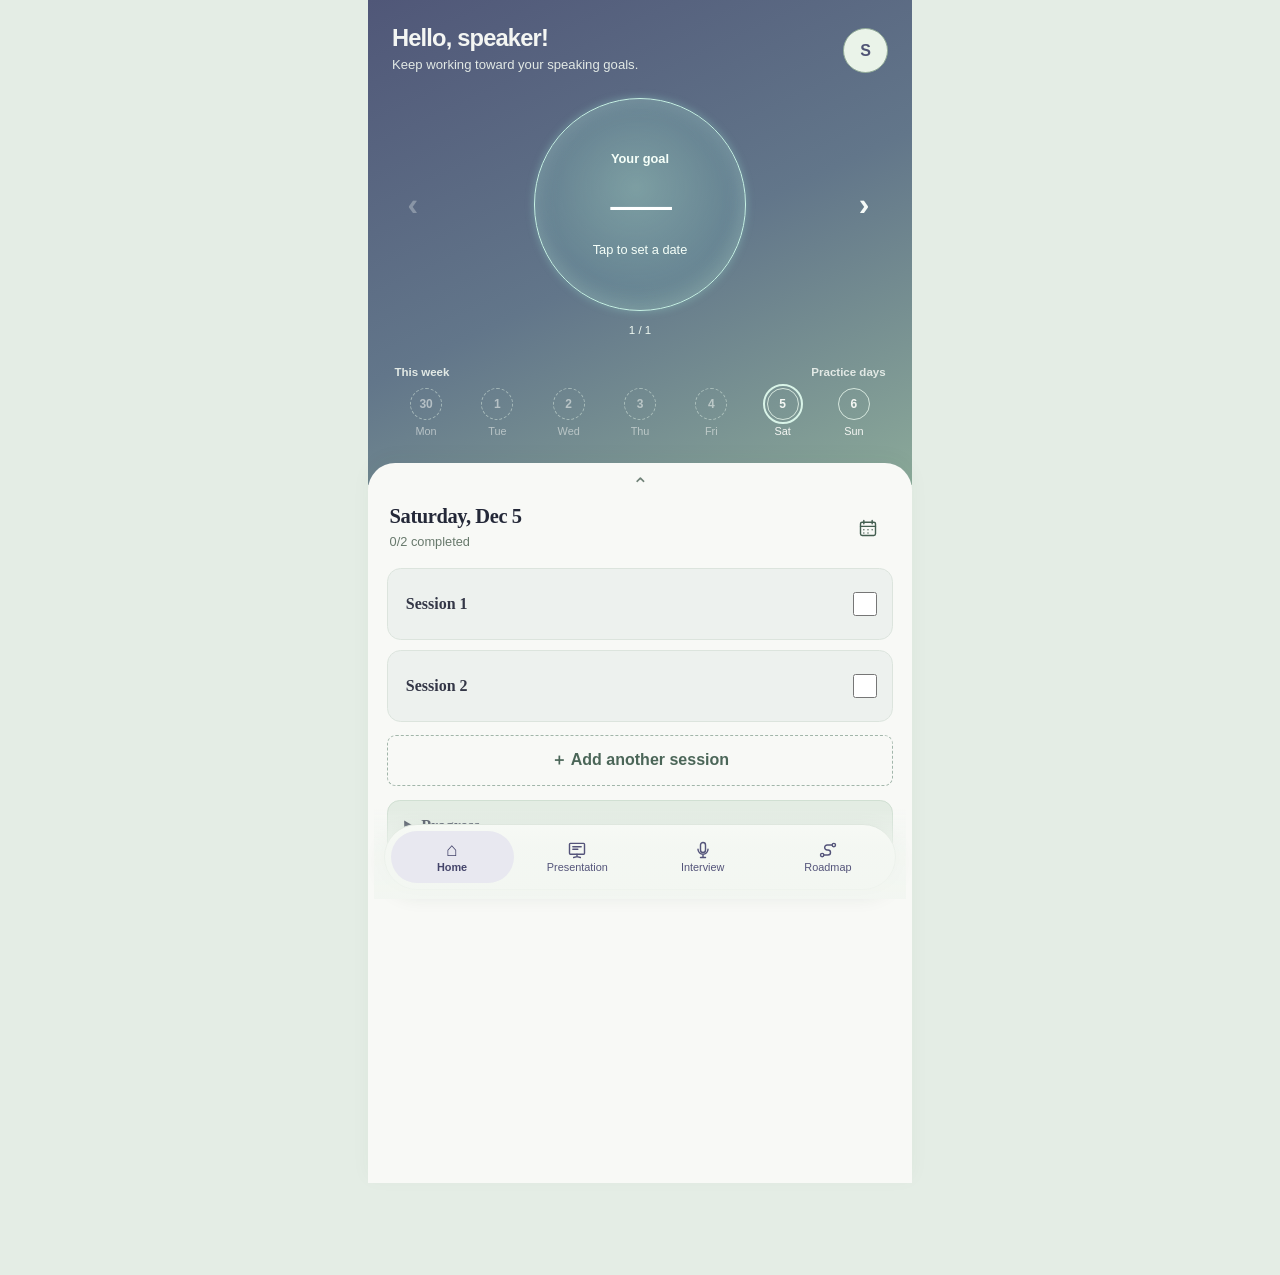
<file: frontend/index.html>
<!doctype html>
<html lang="en">
<head>
  <meta charset="utf-8">
  <meta name="viewport" content="width=device-width, initial-scale=1">
  <title>Speakly · Practice studio</title>
  <link rel="stylesheet" href="./styles.css">
  <script type="module" src="./app.js"></script>
</head>
<body>
  <div class="shell">
    <main id="screen" tabindex="-1"></main>
    <nav class="bottom-nav" aria-label="Main navigation">
      <a href="#home"><span aria-hidden="true">⌂</span><span>Home</span></a>
      <a href="#presentation"><span aria-hidden="true"><svg viewBox="0 0 24 24" fill="none" stroke="currentColor" stroke-width="1.7" stroke-linecap="round" stroke-linejoin="round"><rect x="3" y="4" width="18" height="13" rx="1"/><path d="M12 17v3m-4 1 4-1 4 1M7 8h10M7 11h6"/></svg></span><span>Presentation</span></a>
      <a href="#interview"><span aria-hidden="true"><svg viewBox="0 0 24 24" fill="none" stroke="currentColor" stroke-width="1.7" stroke-linecap="round"><rect x="9" y="3" width="6" height="12" rx="3"/><path d="M6 11a6 6 0 0 0 12 0M12 17v4m-3 0h6"/></svg></span><span>Interview</span></a>
      <a href="#roadmap"><span aria-hidden="true"><svg viewBox="0 0 24 24" fill="none" stroke="currentColor" stroke-width="1.7" stroke-linecap="round" stroke-linejoin="round"><circle cx="5" cy="18" r="2"/><circle cx="19" cy="6" r="2"/><path d="M7 18h5a3 3 0 0 0 0-6h-1a3 3 0 0 1 0-6h6"/></svg></span><span>Roadmap</span></a>
    </nav>
  </div>
  <template id="home">
    <section class="goal-hero">
      <div class="greeting">
        <div><h1 id="greeting">Hello, speaker!</h1><p>Keep working toward your speaking goals.</p></div>
        <button class="profile" id="edit-profile" type="button" aria-label="Open account">S</button>
      </div>
      <div class="goal-carousel"><button type="button" id="goal-prev" class="goal-nav" aria-label="Previous goal">‹</button><button class="goal-ring" id="edit-goal" type="button">
        <span class="goal-label">Your goal</span>
        <strong id="goal-value">—</strong>
        <span id="goal-caption">Choose your target day</span>
      </button><button type="button" id="goal-next" class="goal-nav" aria-label="Next goal">›</button></div>
      <p id="goal-position" class="goal-position"></p>
      <div class="week-heading"><span>This week</span><span>Practice days</span></div>
      <ol class="week-strip" id="week-strip" aria-label="Practice days this week"></ol>
    </section>
    <section class="dashboard-sheet" aria-labelledby="practice-heading">
      <div class="sheet-hint" aria-hidden="true">⌃</div>
      <div class="sheet-heading"><div><h2 id="practice-heading"></h2><p id="today-date"></p></div><button type="button" id="calendar-open" class="calendar-open" aria-label="Choose session date"><svg aria-hidden="true" viewBox="0 0 24 24" fill="none" stroke="currentColor" stroke-width="1.7" stroke-linecap="round" stroke-linejoin="round"><rect x="3" y="5" width="18" height="16" rx="2"/><path d="M7 3v4m10-4v4M3 10h18M7 14h.01M12 14h.01M17 14h.01M7 18h.01M12 18h.01"/></svg></button></div>
      <div id="session-list" class="session-list"></div>
      <button id="add-session" class="add-session" type="button">＋ Add another session</button>
      <p id="session-limit" class="session-limit" hidden>Maximum of five sessions</p>
      <details class="progress-box">
        <summary>Progress</summary>
        <dl class="stats">
          <div><dt>Days practiced</dt><dd id="practice-days">0</dd></div>
          <div><dt>Saved recordings</dt><dd>0</dd></div>
        </dl>
        <h3>Skills you’ve improved</h3>
        <p id="improved-skills"></p>
        <div id="skill-bars"></div>
        <p class="note">Skill levels are self-reported.</p>
      </details>
    </section>
    <dialog id="session-dialog" aria-labelledby="session-dialog-title">
      <form method="dialog" id="session-form">
        <h2 id="session-dialog-title">Edit session</h2>
        <label>Session name <input name="sessionName" maxlength="80" required></label>
        <label>Practice type
          <select name="sessionType">
            <option value="">Choose a type</option>
            <option value="presentation">Presentation</option>
            <option value="interview">Interview</option>
            <option value="roadmap">Roadmap</option>
          </select>
        </label>
        <label>Description <textarea name="sessionDescription" rows="3" maxlength="500"></textarea></label>
        <label>Date <input type="text" name="sessionDate" readonly required aria-label="Date" class="date-field" placeholder="Choose a date"></label>
        <div class="fields"><label>Start time (optional) <input type="text" name="startTime" readonly class="time-field" aria-label="Start time (optional)"></label><label>End time (optional) <input type="text" name="endTime" readonly class="time-field" aria-label="End time (optional)"></label></div>
        <div class="dialog-actions">
          <button type="button" id="delete-session" class="delete-session">Delete</button>
          <button value="save">Done</button>
        </div>
      </form>
    </dialog>
    <dialog id="goal-dialog">
      <form method="dialog">
        <h2>Set your goal date</h2>
        <label>Goal name <input name="goalName" maxlength="60"></label>
        <label>Target date <input name="target" type="text" readonly required aria-label="Target date" class="date-field" placeholder="Choose a date"></label>
        <div class="dialog-actions">
          <button value="remove" formnovalidate>Remove goal</button>
          <button value="cancel" formnovalidate>Cancel</button>
          <button value="save">Save date</button>
        </div>
      </form>
    </dialog>
    <dialog id="calendar-dialog" aria-labelledby="calendar-title">
      <p class="calendar-kicker">Choose a date</p><div class="calendar-header"><button type="button" id="month-prev" aria-label="Previous month">‹</button><h2 id="calendar-title"></h2><button type="button" id="month-next" aria-label="Next month">›</button></div>
      <div class="calendar-grid" id="calendar-grid"></div>
    </dialog>
    <dialog id="time-dialog" aria-labelledby="time-title">
      <form method="dialog" id="time-form">
        <h2 id="time-title">Choose a time</h2>
        <div class="time-picker">
          <label>Hour <select name="hour" aria-label="Hour"></select></label>
          <label>Minute <select name="minute" aria-label="Minute"></select></label>
          <label>Period <select name="period" aria-label="Period"><option>AM</option><option>PM</option></select></label>
        </div>
        <div class="dialog-actions">
          <button value="clear" formnovalidate>Clear</button>
          <button value="cancel" formnovalidate>Cancel</button>
          <button value="save">Set time</button>
        </div>
      </form>
    </dialog>
    <dialog id="profile-dialog">
      <form method="dialog">
        <h2>Edit your greeting</h2>
        <label>Display name <input name="displayName" maxlength="40" autocomplete="given-name"></label>
        <div class="dialog-actions">
          <button value="cancel">Cancel</button><button value="save">Save name</button>
        </div>
      </form>
    </dialog>
  </template>
  <template id="account">
    <section class="account-page">
      <a href="#home" class="account-back">‹ <span>Dashboard</span></a>
      <h1>My account</h1>
      <form id="account-form">
        <div class="avatar-editor">
          <label class="avatar-preview" for="avatar-file"><span id="avatar-initial">S</span><img id="avatar-image" alt="" hidden></label>
          <label for="avatar-file" class="avatar-link">Change photo</label>
          <input id="avatar-file" type="file" accept="image/*" hidden>
          <button id="remove-avatar" type="button" class="text-button">Remove photo</button>
          <div id="crop-controls" class="crop-controls" hidden>
            <p>Adjust your photo</p>
            <label>Zoom <input type="range" id="crop-zoom" min="1" max="3" step=".05" value="1"></label>
            <label>Move left or right <input type="range" id="crop-x" min="0" max="100" value="50"></label>
            <label>Move up or down <input type="range" id="crop-y" min="0" max="100" value="50"></label>
            <button type="button" id="crop-apply" class="secondary">Apply photo</button>
          </div>
        </div>
        <label>Name <input name="name" autocomplete="given-name" maxlength="40"></label>
        <label>Username <input name="username" autocomplete="username" maxlength="40"></label>
        <label>Email address <input name="email" type="email" autocomplete="email" maxlength="254"></label>
        <label>Phone number <input name="phone" type="tel" autocomplete="tel" maxlength="30"></label>
        <label>Recovery email <input name="recoveryEmail" type="email" maxlength="254"></label>
        <button type="submit">Save changes</button>
        <p id="account-status" role="status" class="account-note">Profile details are saved in this browser on this device.</p>
      </form>
      <div class="account-links">
        <a href="#settings"><span>Settings</span><span>›</span></a>
        <a href="#privacy"><span>Privacy</span><span>›</span></a>
      </div>
      <section class="account-actions">
        <button disabled>Sign out</button>
        <button disabled>Delete account permanently</button>
        <p>Account sign-in and deletion will be available when accounts are connected.</p>
      </section>
    </section>
  </template>
  <template id="settings">
    <section class="account-page"><a href="#account" class="account-back">‹ <span>Account</span></a>
      <h1>Settings</h1>
      <div class="settings-card">
        <label>Interview speaker voice
          <select disabled><option>Not available yet</option></select>
        </label>
        <p>Voice selection will be available when interview speech is added.</p>
      </div>
    </section>
  </template>
  <template id="privacy">
    <section class="account-page"><a href="#account" class="account-back">‹ <span>Account</span></a>
      <h1>Privacy</h1>
      <div class="settings-card">
        <h2>Recordings</h2>
        <p>Presentation audio is available for review during the session and is not saved after you leave.</p>
        <label>Save recordings after leaving <select disabled><option>Not available yet</option></select></label>
      </div>
      <div class="settings-card">
        <h2>Device access</h2>
        <p>Choose what Speakly may request. Your browser controls device permissions.</p>
        <label class="permission-row"><span>Microphone</span><input type="checkbox" id="microphone-access" role="switch"></label>
        <label class="permission-row"><span>Camera</span><input type="checkbox" id="camera-access" role="switch"></label>
        <label class="gallery-choice">Photo library
          <select id="photo-access"><option value="none">None</option><option value="selected">Selected photos</option><option value="all">All photos</option></select>
        </label>
        <p>In a browser, photos are accessed only when you select files.</p>
      </div>
    </section>
  </template>
  <template id="roadmap">
    <section class="roadmap-page">
      <a class="account-back" href="#home">‹ <span>Dashboard</span></a>
      <h1>Your roadmap</h1>
      <p class="roadmap-intro">Explore one stop at a time.</p>
      <button type="button" class="character-change" id="character-change">Choose traveler</button>
      <dialog id="character-dialog" aria-labelledby="character-title">
        <h2 id="character-title">Choose your traveler</h2>
        <p>Pick the character who will travel with you.</p>
        <div class="character-options" id="character-options"></div>
      </dialog>
      <div class="map-frame" id="map-frame" tabindex="0" role="region" aria-label="Vertical roadmap. Scroll or drag to explore.">
        <div id="map-canvas" class="travel-map"></div>
      </div>
      <p class="map-hint">Scroll or drag to explore the route</p>
      <section class="roadmap-progress">
        <h2>Your progress</h2>
        <div class="roadmap-stat"><span>Sections completed</span><strong id="completed-count">0 / 9</strong></div>
        <p>Complete all three prompts in a section to mark it complete.</p>
      </section>
      <section class="roadmap-skills">
        <h2>Skills</h2><p>Example levels for the design preview. These are not quiz results.</p>
        <div class="skill-chart" aria-label="Example skill levels">
          <div><span style="height:58%"></span><small>Pacing</small></div>
          <div><span style="height:76%"></span><small>Clarity</small></div>
          <div><span style="height:43%"></span><small>Structure</small></div>
          <div><span style="height:65%"></span><small>Fluency</small></div>
        </div>
      </section>
      <section class="retake-section"><h2>Check in with your goals</h2><p>Answer five short questions to update your practice preferences.</p><a href="#retake" class="button">Retake quick quiz</a></section>
    </section>
  </template>
  <template id="section-practice">
    <section class="account-page"><a href="#roadmap" class="account-back">‹ <span>Roadmap</span></a>
      <p id="section-region" class="section-region"></p><h1 id="section-title"></h1>
      <p id="quiz-step" class="quiz-step"></p>
      <form id="section-form"><fieldset id="section-questions"></fieldset><p id="section-feedback" role="status"></p><button id="quiz-next" type="submit">Next</button></form>
    </section>
  </template>
  <template id="retake">
    <section class="account-page"><a href="#roadmap" class="account-back">‹ <span>Roadmap</span></a>
      <h1>Quick check-in</h1><p>Tell us what you want to practice. You can change your answers later.</p>
      <form id="retake-form"><div id="retake-questions"></div><button>Save answers</button><p id="quiz-status" role="status"></p></form>
    </section>
  </template>
  <template id="presentation">
    <a class="back" href="#home">← Home</a>
    <h1>Presentation setup</h1>
    <form>
      <label>Practice format
        <select name="format">
          <option value="random">Random topic</option>
          <option value="prepared">Prepared presentation</option>
          <option value="assignment">Presentation assignment</option>
        </select>
      </label>
      <div id="random-settings">
        <label>Topic category
          <select name="category"><option>Technology and AI</option><option>Education</option><option>Society and culture</option><option>Environment</option><option>Business</option><option>Personal experiences</option><option>Current events</option></select>
        </label>
        <label>Suggested topic <textarea name="suggestion" rows="3" maxlength="240" required></textarea></label>
        <button type="button" id="another-topic" class="secondary">Suggest another topic</button>
        <p class="note">Edit the suggestion to make it more specific.</p>
      </div>
      <label id="topic-field" hidden>Topic <input name="topic" maxlength="240"></label>
      <div class="fields">
        <label>Duration
          <select name="duration">
            <option value="60">1 minute</option><option value="180" selected>3 minutes</option>
            <option value="300">5 minutes</option><option value="600">10 minutes</option><option value="900">15 minutes</option>
          </select>
        </label>
        <label>Prep time
          <select name="prep">
            <option value="0">None</option><option value="30">30 seconds</option>
            <option value="60">1 minute</option><option value="180">3 minutes</option>
          </select>
        </label>
      </div>
      <div class="fields">
        <label>Difficulty <select name="difficulty"><option>Beginner</option><option>Intermediate</option><option>Advanced</option></select></label>
        <label>Presentation style <select name="style"><option>Informative</option><option>Persuasive</option><option>Argumentative</option><option>Explanatory</option></select></label>
      </div>
      <label>Audience
        <select name="audience"><option>Classroom</option><option>Professional</option><option>General</option></select>
      </label>
      <label>Slides PDF (optional) <input type="file" name="slides" accept=".pdf,application/pdf"></label>
      <p class="note">Your PDF opens locally during practice. You can choose to record audio during your rehearsal.</p>
      <button>Start rehearsal</button>
    </form>
  </template>
  <template id="interview">
    <a class="back" href="#home">← Home</a>
    <h1>Mock interview setup</h1>
    <form>
      <label>Question source
        <select name="source"><option value="sample">Sample question</option><option value="own">My question</option></select>
      </label>
      <label id="question-field" hidden>Your question <textarea name="question" rows="3" maxlength="500"></textarea></label>
      <p class="note">Answer out loud at your own pace. This rehearsal uses a timer and does not record.</p>
      <button>Start interview</button>
    </form>
  </template>
  <template id="practice">
    <section class="practice">
      <p class="eyebrow" id="practice-mode"></p>
      <h1 id="prompt"></h1>
      <p id="audience"></p>
      <p id="practice-details"></p>
      <a id="slides" hidden target="_blank" rel="noopener noreferrer">Open slides in a new tab ↗</a>
      <div id="recording-controls" hidden>
        <p id="recording-status" role="status" aria-live="polite">Microphone is off.</p>
        <button id="record-audio" type="button" class="secondary">Start recording</button>
      </div>
      <p id="timer-label"></p>
      <p class="timer" id="timer"></p>
      <button id="advance" type="button">Finish practice</button>
    </section>
  </template>
  <template id="summary">
    <section class="practice">
      <p class="eyebrow">Session complete</p>
      <h1>Practice finished</h1>
      <p id="elapsed"></p>
      <div id="recording-review" hidden><p>Your recording</p><audio controls></audio></div>
      <a class="button" id="practice-again">Practice again</a>
      <a class="back" href="#home">Back to home</a>
    </section>
  </template>
</body>
</html>
</file>
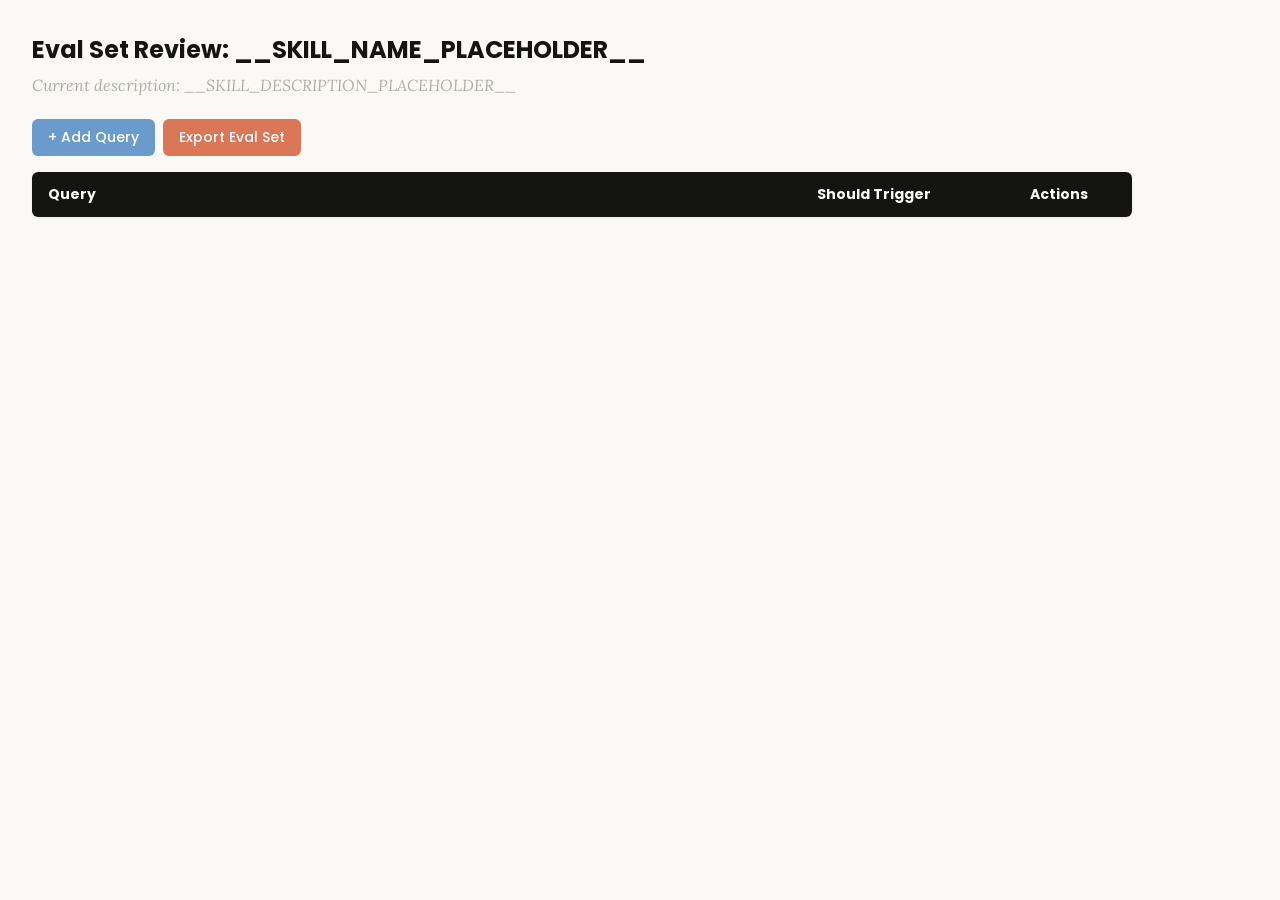
<file: agent-context/project/skills/skill-creator/assets/eval_review.html>
<!DOCTYPE html>
<html lang="en">
<head>
  <meta charset="UTF-8">
  <meta name="viewport" content="width=device-width, initial-scale=1.0">
  <title>Eval Set Review - __SKILL_NAME_PLACEHOLDER__</title>
  <link rel="preconnect" href="https://fonts.googleapis.com">
  <link rel="preconnect" href="https://fonts.gstatic.com" crossorigin>
  <link href="https://fonts.googleapis.com/css2?family=Poppins:wght@500;600&family=Lora:wght@400;500&display=swap" rel="stylesheet">
  <style>
    * { box-sizing: border-box; margin: 0; padding: 0; }
    body { font-family: 'Lora', Georgia, serif; background: #faf9f5; padding: 2rem; color: #141413; }
    h1 { font-family: 'Poppins', sans-serif; margin-bottom: 0.5rem; font-size: 1.5rem; }
    .description { color: #b0aea5; margin-bottom: 1.5rem; font-style: italic; max-width: 900px; }
    .controls { margin-bottom: 1rem; display: flex; gap: 0.5rem; }
    .btn { font-family: 'Poppins', sans-serif; padding: 0.5rem 1rem; border: none; border-radius: 6px; cursor: pointer; font-size: 0.875rem; font-weight: 500; }
    .btn-add { background: #6a9bcc; color: white; }
    .btn-add:hover { background: #5889b8; }
    .btn-export { background: #d97757; color: white; }
    .btn-export:hover { background: #c4613f; }
    table { width: 100%; max-width: 1100px; border-collapse: collapse; background: white; border-radius: 6px; overflow: hidden; box-shadow: 0 1px 3px rgba(0,0,0,0.08); }
    th { font-family: 'Poppins', sans-serif; background: #141413; color: #faf9f5; padding: 0.75rem 1rem; text-align: left; font-size: 0.875rem; }
    td { padding: 0.75rem 1rem; border-bottom: 1px solid #e8e6dc; vertical-align: top; }
    tr:nth-child(even) td { background: #faf9f5; }
    tr:hover td { background: #f3f1ea; }
    .section-header td { background: #e8e6dc; font-family: 'Poppins', sans-serif; font-weight: 500; font-size: 0.8rem; color: #141413; text-transform: uppercase; letter-spacing: 0.05em; }
    .query-input { width: 100%; padding: 0.4rem; border: 1px solid #e8e6dc; border-radius: 4px; font-size: 0.875rem; font-family: 'Lora', Georgia, serif; resize: vertical; min-height: 60px; }
    .query-input:focus { outline: none; border-color: #d97757; box-shadow: 0 0 0 2px rgba(217,119,87,0.15); }
    .toggle { position: relative; display: inline-block; width: 44px; height: 24px; }
    .toggle input { opacity: 0; width: 0; height: 0; }
    .toggle .slider { position: absolute; inset: 0; background: #b0aea5; border-radius: 24px; cursor: pointer; transition: 0.2s; }
    .toggle .slider::before { content: ""; position: absolute; width: 18px; height: 18px; left: 3px; bottom: 3px; background: white; border-radius: 50%; transition: 0.2s; }
    .toggle input:checked + .slider { background: #d97757; }
    .toggle input:checked + .slider::before { transform: translateX(20px); }
    .btn-delete { background: #c44; color: white; padding: 0.3rem 0.6rem; border: none; border-radius: 4px; cursor: pointer; font-size: 0.75rem; font-family: 'Poppins', sans-serif; }
    .btn-delete:hover { background: #a33; }
    .summary { margin-top: 1rem; color: #b0aea5; font-size: 0.875rem; }
  </style>
</head>
<body>
  <h1>Eval Set Review: <span id="skill-name">__SKILL_NAME_PLACEHOLDER__</span></h1>
  <p class="description">Current description: <span id="skill-desc">__SKILL_DESCRIPTION_PLACEHOLDER__</span></p>

  <div class="controls">
    <button class="btn btn-add" onclick="addRow()">+ Add Query</button>
    <button class="btn btn-export" onclick="exportEvalSet()">Export Eval Set</button>
  </div>

  <table>
    <thead>
      <tr>
        <th style="width:65%">Query</th>
        <th style="width:18%">Should Trigger</th>
        <th style="width:10%">Actions</th>
      </tr>
    </thead>
    <tbody id="eval-body"></tbody>
  </table>

  <p class="summary" id="summary"></p>

  <script>
    const EVAL_DATA = __EVAL_DATA_PLACEHOLDER__;

    let evalItems = [...EVAL_DATA];

    function render() {
      const tbody = document.getElementById('eval-body');
      tbody.innerHTML = '';

      // Sort: should-trigger first, then should-not-trigger
      const sorted = evalItems
        .map((item, origIdx) => ({ ...item, origIdx }))
        .sort((a, b) => (b.should_trigger ? 1 : 0) - (a.should_trigger ? 1 : 0));

      let lastGroup = null;
      sorted.forEach(item => {
        const group = item.should_trigger ? 'trigger' : 'no-trigger';
        if (group !== lastGroup) {
          const headerRow = document.createElement('tr');
          headerRow.className = 'section-header';
          headerRow.innerHTML = `<td colspan="3">${item.should_trigger ? 'Should Trigger' : 'Should NOT Trigger'}</td>`;
          tbody.appendChild(headerRow);
          lastGroup = group;
        }

        const idx = item.origIdx;
        const tr = document.createElement('tr');
        tr.innerHTML = `
          <td><textarea class="query-input" onchange="updateQuery(${idx}, this.value)">${escapeHtml(item.query)}</textarea></td>
          <td>
            <label class="toggle">
              <input type="checkbox" ${item.should_trigger ? 'checked' : ''} onchange="updateTrigger(${idx}, this.checked)">
              <span class="slider"></span>
            </label>
            <span style="margin-left:8px;font-size:0.8rem;color:#b0aea5">${item.should_trigger ? 'Yes' : 'No'}</span>
          </td>
          <td><button class="btn-delete" onclick="deleteRow(${idx})">Delete</button></td>
        `;
        tbody.appendChild(tr);
      });
      updateSummary();
    }

    function escapeHtml(text) {
      const div = document.createElement('div');
      div.textContent = text;
      return div.innerHTML;
    }

    function updateQuery(idx, value) { evalItems[idx].query = value; updateSummary(); }
    function updateTrigger(idx, value) { evalItems[idx].should_trigger = value; render(); }
    function deleteRow(idx) { evalItems.splice(idx, 1); render(); }

    function addRow() {
      evalItems.push({ query: '', should_trigger: true });
      render();
      const inputs = document.querySelectorAll('.query-input');
      inputs[inputs.length - 1].focus();
    }

    function updateSummary() {
      const trigger = evalItems.filter(i => i.should_trigger).length;
      const noTrigger = evalItems.filter(i => !i.should_trigger).length;
      document.getElementById('summary').textContent =
        `${evalItems.length} queries total: ${trigger} should trigger, ${noTrigger} should not trigger`;
    }

    function exportEvalSet() {
      const valid = evalItems.filter(i => i.query.trim() !== '');
      const data = valid.map(i => ({ query: i.query.trim(), should_trigger: i.should_trigger }));
      const blob = new Blob([JSON.stringify(data, null, 2)], { type: 'application/json' });
      const url = URL.createObjectURL(blob);
      const a = document.createElement('a');
      a.href = url;
      a.download = 'eval_set.json';
      document.body.appendChild(a);
      a.click();
      document.body.removeChild(a);
      URL.revokeObjectURL(url);
    }

    render();
  </script>
</body>
</html>
</file>
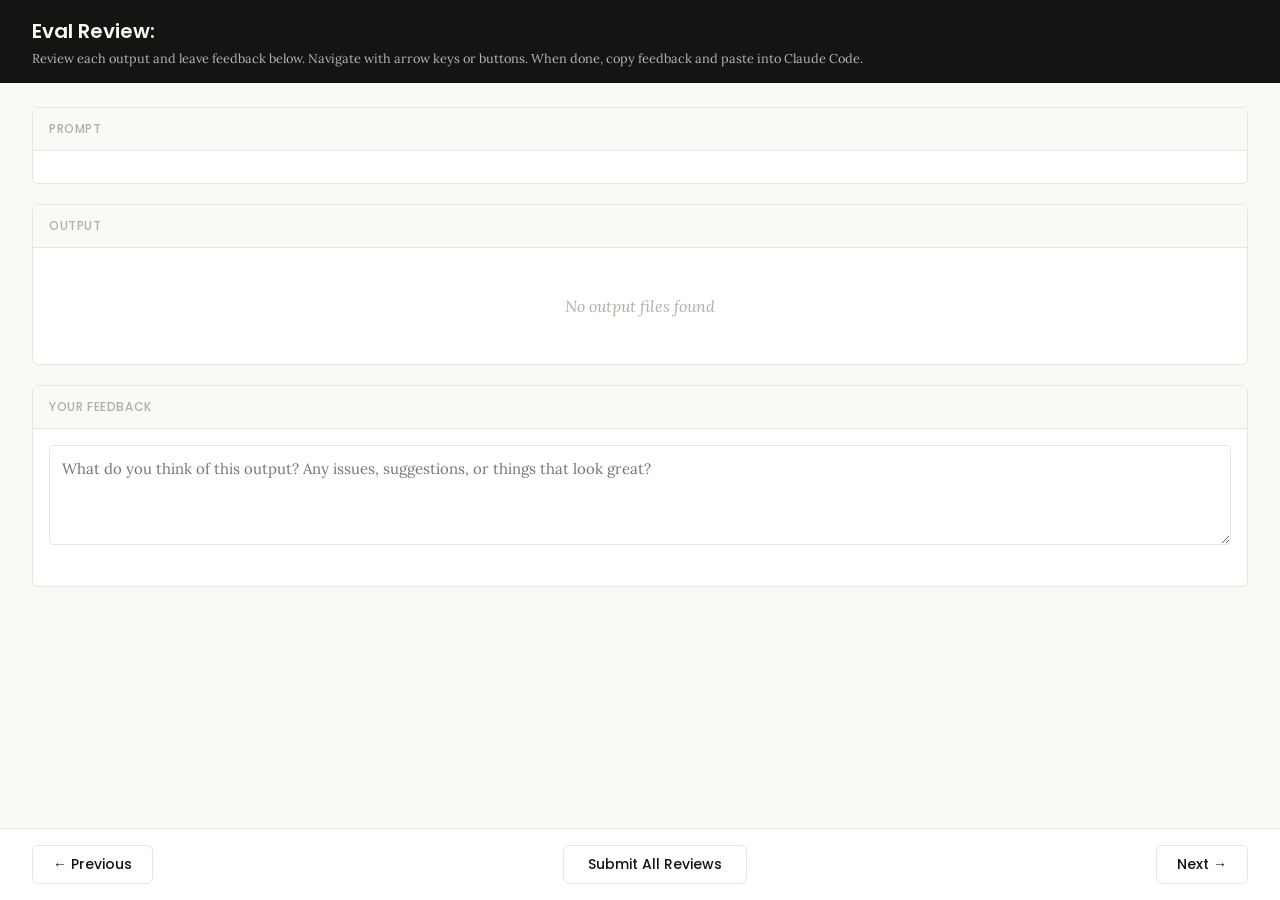
<file: agent-context/project/skills/skill-creator/eval-viewer/viewer.html>
<!DOCTYPE html>
<html lang="en">
<head>
  <meta charset="UTF-8">
  <meta name="viewport" content="width=device-width, initial-scale=1.0">
  <title>Eval Review</title>
  <link rel="preconnect" href="https://fonts.googleapis.com">
  <link rel="preconnect" href="https://fonts.gstatic.com" crossorigin>
  <link href="https://fonts.googleapis.com/css2?family=Poppins:wght@500;600&family=Lora:wght@400;500&display=swap" rel="stylesheet">
  <script src="https://cdn.sheetjs.com/xlsx-0.20.3/package/dist/xlsx.full.min.js" integrity="sha384-EnyY0/GSHQGSxSgMwaIPzSESbqoOLSexfnSMN2AP+39Ckmn92stwABZynq1JyzdT" crossorigin="anonymous"></script>
  <style>
    :root {
      --bg: #faf9f5;
      --surface: #ffffff;
      --border: #e8e6dc;
      --text: #141413;
      --text-muted: #b0aea5;
      --accent: #d97757;
      --accent-hover: #c4613f;
      --green: #788c5d;
      --green-bg: #eef2e8;
      --red: #c44;
      --red-bg: #fceaea;
      --header-bg: #141413;
      --header-text: #faf9f5;
      --radius: 6px;
    }

    * { box-sizing: border-box; margin: 0; padding: 0; }

    body {
      font-family: 'Lora', Georgia, serif;
      background: var(--bg);
      color: var(--text);
      height: 100vh;
      display: flex;
      flex-direction: column;
    }

    /* ---- Header ---- */
    .header {
      background: var(--header-bg);
      color: var(--header-text);
      padding: 1rem 2rem;
      display: flex;
      justify-content: space-between;
      align-items: center;
      flex-shrink: 0;
    }
    .header h1 {
      font-family: 'Poppins', sans-serif;
      font-size: 1.25rem;
      font-weight: 600;
    }
    .header .instructions {
      font-size: 0.8rem;
      opacity: 0.7;
      margin-top: 0.25rem;
    }
    .header .progress {
      font-size: 0.875rem;
      opacity: 0.8;
      text-align: right;
    }

    /* ---- Main content ---- */
    .main {
      flex: 1;
      overflow-y: auto;
      padding: 1.5rem 2rem;
      display: flex;
      flex-direction: column;
      gap: 1.25rem;
    }

    /* ---- Sections ---- */
    .section {
      background: var(--surface);
      border: 1px solid var(--border);
      border-radius: var(--radius);
      flex-shrink: 0;
    }
    .section-header {
      font-family: 'Poppins', sans-serif;
      padding: 0.75rem 1rem;
      font-size: 0.75rem;
      font-weight: 500;
      text-transform: uppercase;
      letter-spacing: 0.05em;
      color: var(--text-muted);
      border-bottom: 1px solid var(--border);
      background: var(--bg);
    }
    .section-body {
      padding: 1rem;
    }

    /* ---- Config badge ---- */
    .config-badge {
      display: inline-block;
      padding: 0.2rem 0.625rem;
      border-radius: 9999px;
      font-family: 'Poppins', sans-serif;
      font-size: 0.6875rem;
      font-weight: 600;
      text-transform: uppercase;
      letter-spacing: 0.03em;
      margin-left: 0.75rem;
      vertical-align: middle;
    }
    .config-badge.config-primary {
      background: rgba(33, 150, 243, 0.12);
      color: #1976d2;
    }
    .config-badge.config-baseline {
      background: rgba(255, 193, 7, 0.15);
      color: #f57f17;
    }

    /* ---- Prompt ---- */
    .prompt-text {
      white-space: pre-wrap;
      font-size: 0.9375rem;
      line-height: 1.6;
    }

    /* ---- Outputs ---- */
    .output-file {
      border: 1px solid var(--border);
      border-radius: var(--radius);
      overflow: hidden;
    }
    .output-file + .output-file {
      margin-top: 1rem;
    }
    .output-file-header {
      padding: 0.5rem 0.75rem;
      font-size: 0.8rem;
      font-weight: 600;
      color: var(--text-muted);
      background: var(--bg);
      border-bottom: 1px solid var(--border);
      font-family: 'SF Mono', SFMono-Regular, Consolas, 'Liberation Mono', Menlo, monospace;
      display: flex;
      justify-content: space-between;
      align-items: center;
    }
    .output-file-header .dl-btn {
      font-size: 0.7rem;
      color: var(--accent);
      text-decoration: none;
      cursor: pointer;
      font-family: -apple-system, BlinkMacSystemFont, 'Segoe UI', sans-serif;
      font-weight: 500;
      opacity: 0.8;
    }
    .output-file-header .dl-btn:hover {
      opacity: 1;
      text-decoration: underline;
    }
    .output-file-content {
      padding: 0.75rem;
      overflow-x: auto;
    }
    .output-file-content pre {
      font-size: 0.8125rem;
      line-height: 1.5;
      white-space: pre-wrap;
      word-break: break-word;
      font-family: 'SF Mono', SFMono-Regular, Consolas, 'Liberation Mono', Menlo, monospace;
    }
    .output-file-content img {
      max-width: 100%;
      height: auto;
      border-radius: 4px;
    }
    .output-file-content iframe {
      width: 100%;
      height: 600px;
      border: none;
    }
    .output-file-content table {
      border-collapse: collapse;
      font-size: 0.8125rem;
      width: 100%;
    }
    .output-file-content table td,
    .output-file-content table th {
      border: 1px solid var(--border);
      padding: 0.375rem 0.5rem;
      text-align: left;
    }
    .output-file-content table th {
      background: var(--bg);
      font-weight: 600;
    }
    .output-file-content .download-link {
      display: inline-flex;
      align-items: center;
      gap: 0.5rem;
      padding: 0.5rem 1rem;
      background: var(--bg);
      border: 1px solid var(--border);
      border-radius: 4px;
      color: var(--accent);
      text-decoration: none;
      font-size: 0.875rem;
      cursor: pointer;
    }
    .output-file-content .download-link:hover {
      background: var(--border);
    }
    .empty-state {
      color: var(--text-muted);
      font-style: italic;
      padding: 2rem;
      text-align: center;
    }

    /* ---- Feedback ---- */
    .prev-feedback {
      background: var(--bg);
      border: 1px solid var(--border);
      border-radius: 4px;
      padding: 0.625rem 0.75rem;
      margin-top: 0.75rem;
      font-size: 0.8125rem;
      color: var(--text-muted);
      line-height: 1.5;
    }
    .prev-feedback-label {
      font-size: 0.7rem;
      font-weight: 600;
      text-transform: uppercase;
      letter-spacing: 0.04em;
      margin-bottom: 0.25rem;
      color: var(--text-muted);
    }
    .feedback-textarea {
      width: 100%;
      min-height: 100px;
      padding: 0.75rem;
      border: 1px solid var(--border);
      border-radius: 4px;
      font-family: inherit;
      font-size: 0.9375rem;
      line-height: 1.5;
      resize: vertical;
      color: var(--text);
    }
    .feedback-textarea:focus {
      outline: none;
      border-color: var(--accent);
      box-shadow: 0 0 0 3px rgba(37, 99, 235, 0.1);
    }
    .feedback-status {
      font-size: 0.75rem;
      color: var(--text-muted);
      margin-top: 0.5rem;
      min-height: 1.1em;
    }

    /* ---- Grades (collapsible) ---- */
    .grades-toggle {
      display: flex;
      align-items: center;
      cursor: pointer;
      user-select: none;
    }
    .grades-toggle:hover {
      color: var(--accent);
    }
    .grades-toggle .arrow {
      margin-right: 0.5rem;
      transition: transform 0.15s;
      font-size: 0.75rem;
    }
    .grades-toggle .arrow.open {
      transform: rotate(90deg);
    }
    .grades-content {
      display: none;
      margin-top: 0.75rem;
    }
    .grades-content.open {
      display: block;
    }
    .grades-summary {
      font-size: 0.875rem;
      margin-bottom: 0.75rem;
      display: flex;
      align-items: center;
      gap: 0.5rem;
    }
    .grade-badge {
      display: inline-block;
      padding: 0.125rem 0.5rem;
      border-radius: 9999px;
      font-size: 0.75rem;
      font-weight: 600;
    }
    .grade-pass { background: var(--green-bg); color: var(--green); }
    .grade-fail { background: var(--red-bg); color: var(--red); }
    .assertion-list {
      list-style: none;
    }
    .assertion-item {
      padding: 0.625rem 0;
      border-bottom: 1px solid var(--border);
      font-size: 0.8125rem;
    }
    .assertion-item:last-child { border-bottom: none; }
    .assertion-status {
      font-weight: 600;
      margin-right: 0.5rem;
    }
    .assertion-status.pass { color: var(--green); }
    .assertion-status.fail { color: var(--red); }
    .assertion-evidence {
      color: var(--text-muted);
      font-size: 0.75rem;
      margin-top: 0.25rem;
      padding-left: 1.5rem;
    }

    /* ---- View tabs ---- */
    .view-tabs {
      display: flex;
      gap: 0;
      padding: 0 2rem;
      background: var(--bg);
      border-bottom: 1px solid var(--border);
      flex-shrink: 0;
    }
    .view-tab {
      font-family: 'Poppins', sans-serif;
      padding: 0.625rem 1.25rem;
      font-size: 0.8125rem;
      font-weight: 500;
      cursor: pointer;
      border: none;
      background: none;
      color: var(--text-muted);
      border-bottom: 2px solid transparent;
      transition: all 0.15s;
    }
    .view-tab:hover { color: var(--text); }
    .view-tab.active {
      color: var(--accent);
      border-bottom-color: var(--accent);
    }
    .view-panel { display: none; }
    .view-panel.active { display: flex; flex-direction: column; flex: 1; overflow: hidden; }

    /* ---- Benchmark view ---- */
    .benchmark-view {
      padding: 1.5rem 2rem;
      overflow-y: auto;
      flex: 1;
    }
    .benchmark-table {
      border-collapse: collapse;
      background: var(--surface);
      border: 1px solid var(--border);
      border-radius: var(--radius);
      font-size: 0.8125rem;
      width: 100%;
      margin-bottom: 1.5rem;
    }
    .benchmark-table th, .benchmark-table td {
      padding: 0.625rem 0.75rem;
      text-align: left;
      border: 1px solid var(--border);
    }
    .benchmark-table th {
      font-family: 'Poppins', sans-serif;
      background: var(--header-bg);
      color: var(--header-text);
      font-weight: 500;
      font-size: 0.75rem;
      text-transform: uppercase;
      letter-spacing: 0.04em;
    }
    .benchmark-table tr:hover { background: var(--bg); }
    .benchmark-table tr.benchmark-row-with { background: rgba(33, 150, 243, 0.06); }
    .benchmark-table tr.benchmark-row-without { background: rgba(255, 193, 7, 0.06); }
    .benchmark-table tr.benchmark-row-with:hover { background: rgba(33, 150, 243, 0.12); }
    .benchmark-table tr.benchmark-row-without:hover { background: rgba(255, 193, 7, 0.12); }
    .benchmark-table tr.benchmark-row-avg { font-weight: 600; border-top: 2px solid var(--border); }
    .benchmark-table tr.benchmark-row-avg.benchmark-row-with { background: rgba(33, 150, 243, 0.12); }
    .benchmark-table tr.benchmark-row-avg.benchmark-row-without { background: rgba(255, 193, 7, 0.12); }
    .benchmark-delta-positive { color: var(--green); font-weight: 600; }
    .benchmark-delta-negative { color: var(--red); font-weight: 600; }
    .benchmark-notes {
      background: var(--surface);
      border: 1px solid var(--border);
      border-radius: var(--radius);
      padding: 1rem;
    }
    .benchmark-notes h3 {
      font-family: 'Poppins', sans-serif;
      font-size: 0.875rem;
      margin-bottom: 0.75rem;
    }
    .benchmark-notes ul {
      list-style: disc;
      padding-left: 1.25rem;
    }
    .benchmark-notes li {
      font-size: 0.8125rem;
      line-height: 1.6;
      margin-bottom: 0.375rem;
    }
    .benchmark-empty {
      color: var(--text-muted);
      font-style: italic;
      text-align: center;
      padding: 3rem;
    }

    /* ---- Navigation ---- */
    .nav {
      display: flex;
      justify-content: space-between;
      align-items: center;
      padding: 1rem 2rem;
      border-top: 1px solid var(--border);
      background: var(--surface);
      flex-shrink: 0;
    }
    .nav-btn {
      font-family: 'Poppins', sans-serif;
      padding: 0.5rem 1.25rem;
      border: 1px solid var(--border);
      border-radius: var(--radius);
      background: var(--surface);
      cursor: pointer;
      font-size: 0.875rem;
      font-weight: 500;
      color: var(--text);
      transition: all 0.15s;
    }
    .nav-btn:hover:not(:disabled) {
      background: var(--bg);
      border-color: var(--text-muted);
    }
    .nav-btn:disabled {
      opacity: 0.4;
      cursor: not-allowed;
    }
    .done-btn {
      font-family: 'Poppins', sans-serif;
      padding: 0.5rem 1.5rem;
      border: 1px solid var(--border);
      border-radius: var(--radius);
      background: var(--surface);
      color: var(--text);
      cursor: pointer;
      font-size: 0.875rem;
      font-weight: 500;
      transition: all 0.15s;
    }
    .done-btn:hover {
      background: var(--bg);
      border-color: var(--text-muted);
    }
    .done-btn.ready {
      border: none;
      background: var(--accent);
      color: white;
      font-weight: 600;
    }
    .done-btn.ready:hover {
      background: var(--accent-hover);
    }
    /* ---- Done overlay ---- */
    .done-overlay {
      display: none;
      position: fixed;
      inset: 0;
      background: rgba(0, 0, 0, 0.5);
      z-index: 100;
      justify-content: center;
      align-items: center;
    }
    .done-overlay.visible {
      display: flex;
    }
    .done-card {
      background: var(--surface);
      border-radius: 12px;
      padding: 2rem 3rem;
      text-align: center;
      box-shadow: 0 20px 60px rgba(0, 0, 0, 0.3);
      max-width: 500px;
    }
    .done-card h2 {
      font-size: 1.5rem;
      margin-bottom: 0.5rem;
    }
    .done-card p {
      color: var(--text-muted);
      margin-bottom: 1.5rem;
      line-height: 1.5;
    }
    .done-card .btn-row {
      display: flex;
      gap: 0.5rem;
      justify-content: center;
    }
    .done-card button {
      padding: 0.5rem 1.25rem;
      border: 1px solid var(--border);
      border-radius: var(--radius);
      background: var(--surface);
      cursor: pointer;
      font-size: 0.875rem;
    }
    .done-card button:hover {
      background: var(--bg);
    }
    /* ---- Toast ---- */
    .toast {
      position: fixed;
      bottom: 5rem;
      left: 50%;
      transform: translateX(-50%);
      background: var(--header-bg);
      color: var(--header-text);
      padding: 0.625rem 1.25rem;
      border-radius: var(--radius);
      font-size: 0.875rem;
      opacity: 0;
      transition: opacity 0.3s;
      pointer-events: none;
      z-index: 200;
    }
    .toast.visible {
      opacity: 1;
    }
  </style>
</head>
<body>
  <div id="app" style="height:100vh; display:flex; flex-direction:column;">
    <div class="header">
      <div>
        <h1>Eval Review: <span id="skill-name"></span></h1>
        <div class="instructions">Review each output and leave feedback below. Navigate with arrow keys or buttons. When done, copy feedback and paste into Claude Code.</div>
      </div>
      <div class="progress" id="progress"></div>
    </div>

    <!-- View tabs (only shown when benchmark data exists) -->
    <div class="view-tabs" id="view-tabs" style="display:none;">
      <button class="view-tab active" onclick="switchView('outputs')">Outputs</button>
      <button class="view-tab" onclick="switchView('benchmark')">Benchmark</button>
    </div>

    <!-- Outputs panel (qualitative review) -->
    <div class="view-panel active" id="panel-outputs">
    <div class="main">
      <!-- Prompt -->
      <div class="section">
        <div class="section-header">Prompt <span class="config-badge" id="config-badge" style="display:none;"></span></div>
        <div class="section-body">
          <div class="prompt-text" id="prompt-text"></div>
        </div>
      </div>

      <!-- Outputs -->
      <div class="section">
        <div class="section-header">Output</div>
        <div class="section-body" id="outputs-body">
          <div class="empty-state">No output files found</div>
        </div>
      </div>

      <!-- Previous Output (collapsible) -->
      <div class="section" id="prev-outputs-section" style="display:none;">
        <div class="section-header">
          <div class="grades-toggle" onclick="togglePrevOutputs()">
            <span class="arrow" id="prev-outputs-arrow">&#9654;</span>
            Previous Output
          </div>
        </div>
        <div class="grades-content" id="prev-outputs-content"></div>
      </div>

      <!-- Grades (collapsible) -->
      <div class="section" id="grades-section" style="display:none;">
        <div class="section-header">
          <div class="grades-toggle" onclick="toggleGrades()">
            <span class="arrow" id="grades-arrow">&#9654;</span>
            Formal Grades
          </div>
        </div>
        <div class="grades-content" id="grades-content"></div>
      </div>

      <!-- Feedback -->
      <div class="section">
        <div class="section-header">Your Feedback</div>
        <div class="section-body">
          <textarea
            class="feedback-textarea"
            id="feedback"
            placeholder="What do you think of this output? Any issues, suggestions, or things that look great?"
          ></textarea>
          <div class="feedback-status" id="feedback-status"></div>
          <div class="prev-feedback" id="prev-feedback" style="display:none;">
            <div class="prev-feedback-label">Previous feedback</div>
            <div id="prev-feedback-text"></div>
          </div>
        </div>
      </div>
    </div>

    <div class="nav" id="outputs-nav">
      <button class="nav-btn" id="prev-btn" onclick="navigate(-1)">&#8592; Previous</button>
      <button class="done-btn" id="done-btn" onclick="showDoneDialog()">Submit All Reviews</button>
      <button class="nav-btn" id="next-btn" onclick="navigate(1)">Next &#8594;</button>
    </div>
    </div><!-- end panel-outputs -->

    <!-- Benchmark panel (quantitative stats) -->
    <div class="view-panel" id="panel-benchmark">
      <div class="benchmark-view" id="benchmark-content">
        <div class="benchmark-empty">No benchmark data available. Run a benchmark to see quantitative results here.</div>
      </div>
    </div>
  </div>

  <!-- Done overlay -->
  <div class="done-overlay" id="done-overlay">
    <div class="done-card">
      <h2>Review Complete</h2>
      <p>Your feedback has been saved. Go back to your Claude Code session and tell Claude you're done reviewing.</p>
      <div class="btn-row">
        <button onclick="closeDoneDialog()">OK</button>
      </div>
    </div>
  </div>

  <!-- Toast -->
  <div class="toast" id="toast"></div>

  <script>
    // ---- Embedded data (injected by generate_review.py) ----
    /*__EMBEDDED_DATA__*/

    // ---- State ----
    let feedbackMap = {};  // run_id -> feedback text
    let currentIndex = 0;
    let visitedRuns = new Set();

    // ---- Init ----
    async function init() {
      // Load saved feedback from server — but only if this isn't a fresh
      // iteration (indicated by previous_feedback being present). When
      // previous feedback exists, the feedback.json on disk is stale from
      // the prior iteration and should not pre-fill the textareas.
      const hasPrevious = Object.keys(EMBEDDED_DATA.previous_feedback || {}).length > 0
        || Object.keys(EMBEDDED_DATA.previous_outputs || {}).length > 0;
      if (!hasPrevious) {
        try {
          const resp = await fetch("/api/feedback");
          const data = await resp.json();
          if (data.reviews) {
            for (const r of data.reviews) feedbackMap[r.run_id] = r.feedback;
          }
        } catch { /* first run, no feedback yet */ }
      }

      document.getElementById("skill-name").textContent = EMBEDDED_DATA.skill_name;
      showRun(0);

      // Wire up feedback auto-save
      const textarea = document.getElementById("feedback");
      let saveTimeout = null;
      textarea.addEventListener("input", () => {
        clearTimeout(saveTimeout);
        document.getElementById("feedback-status").textContent = "";
        saveTimeout = setTimeout(() => saveCurrentFeedback(), 800);
      });
    }

    // ---- Navigation ----
    function navigate(delta) {
      const newIndex = currentIndex + delta;
      if (newIndex >= 0 && newIndex < EMBEDDED_DATA.runs.length) {
        saveCurrentFeedback();
        showRun(newIndex);
      }
    }

    function updateNavButtons() {
      document.getElementById("prev-btn").disabled = currentIndex === 0;
      document.getElementById("next-btn").disabled =
        currentIndex === EMBEDDED_DATA.runs.length - 1;
    }

    // ---- Show a run ----
    function showRun(index) {
      currentIndex = index;
      const run = EMBEDDED_DATA.runs[index];

      // Progress
      document.getElementById("progress").textContent =
        `${index + 1} of ${EMBEDDED_DATA.runs.length}`;

      // Prompt
      document.getElementById("prompt-text").textContent = run.prompt;

      // Config badge
      const badge = document.getElementById("config-badge");
      const configMatch = run.id.match(/(with_skill|without_skill|new_skill|old_skill)/);
      if (configMatch) {
        const config = configMatch[1];
        const isBaseline = config === "without_skill" || config === "old_skill";
        badge.textContent = config.replace(/_/g, " ");
        badge.className = "config-badge " + (isBaseline ? "config-baseline" : "config-primary");
        badge.style.display = "inline-block";
      } else {
        badge.style.display = "none";
      }

      // Outputs
      renderOutputs(run);

      // Previous outputs
      renderPrevOutputs(run);

      // Grades
      renderGrades(run);

      // Previous feedback
      const prevFb = (EMBEDDED_DATA.previous_feedback || {})[run.id];
      const prevEl = document.getElementById("prev-feedback");
      if (prevFb) {
        document.getElementById("prev-feedback-text").textContent = prevFb;
        prevEl.style.display = "block";
      } else {
        prevEl.style.display = "none";
      }

      // Feedback
      document.getElementById("feedback").value = feedbackMap[run.id] || "";
      document.getElementById("feedback-status").textContent = "";

      updateNavButtons();

      // Track visited runs and promote done button when all visited
      visitedRuns.add(index);
      const doneBtn = document.getElementById("done-btn");
      if (visitedRuns.size >= EMBEDDED_DATA.runs.length) {
        doneBtn.classList.add("ready");
      }

      // Scroll main content to top
      document.querySelector(".main").scrollTop = 0;
    }

    // ---- Render outputs ----
    function renderOutputs(run) {
      const container = document.getElementById("outputs-body");
      container.innerHTML = "";

      const outputs = run.outputs || [];
      if (outputs.length === 0) {
        container.innerHTML = '<div class="empty-state">No output files</div>';
        return;
      }

      for (const file of outputs) {
        const fileDiv = document.createElement("div");
        fileDiv.className = "output-file";

        // Always show file header with download link
        const header = document.createElement("div");
        header.className = "output-file-header";
        const nameSpan = document.createElement("span");
        nameSpan.textContent = file.name;
        header.appendChild(nameSpan);
        const dlBtn = document.createElement("a");
        dlBtn.className = "dl-btn";
        dlBtn.textContent = "Download";
        dlBtn.download = file.name;
        dlBtn.href = getDownloadUri(file);
        header.appendChild(dlBtn);
        fileDiv.appendChild(header);

        const content = document.createElement("div");
        content.className = "output-file-content";

        if (file.type === "text") {
          const pre = document.createElement("pre");
          pre.textContent = file.content;
          content.appendChild(pre);
        } else if (file.type === "image") {
          const img = document.createElement("img");
          img.src = file.data_uri;
          img.alt = file.name;
          content.appendChild(img);
        } else if (file.type === "pdf") {
          const iframe = document.createElement("iframe");
          iframe.src = file.data_uri;
          content.appendChild(iframe);
        } else if (file.type === "xlsx") {
          renderXlsx(content, file.data_b64);
        } else if (file.type === "binary") {
          const a = document.createElement("a");
          a.className = "download-link";
          a.href = file.data_uri;
          a.download = file.name;
          a.textContent = "Download " + file.name;
          content.appendChild(a);
        } else if (file.type === "error") {
          const pre = document.createElement("pre");
          pre.textContent = file.content;
          pre.style.color = "var(--red)";
          content.appendChild(pre);
        }

        fileDiv.appendChild(content);
        container.appendChild(fileDiv);
      }
    }

    // ---- XLSX rendering via SheetJS ----
    function renderXlsx(container, b64Data) {
      try {
        const raw = Uint8Array.from(atob(b64Data), c => c.charCodeAt(0));
        const wb = XLSX.read(raw, { type: "array" });

        for (let i = 0; i < wb.SheetNames.length; i++) {
          const sheetName = wb.SheetNames[i];
          const ws = wb.Sheets[sheetName];

          if (wb.SheetNames.length > 1) {
            const sheetLabel = document.createElement("div");
            sheetLabel.style.cssText =
              "font-weight:600; font-size:0.8rem; color:#b0aea5; margin-top:0.5rem; margin-bottom:0.25rem;";
            sheetLabel.textContent = "Sheet: " + sheetName;
            container.appendChild(sheetLabel);
          }

          const htmlStr = XLSX.utils.sheet_to_html(ws, { editable: false });
          const wrapper = document.createElement("div");
          wrapper.innerHTML = htmlStr;
          container.appendChild(wrapper);
        }
      } catch (err) {
        container.textContent = "Error rendering spreadsheet: " + err.message;
      }
    }

    // ---- Grades ----
    function renderGrades(run) {
      const section = document.getElementById("grades-section");
      const content = document.getElementById("grades-content");

      if (!run.grading) {
        section.style.display = "none";
        return;
      }

      const grading = run.grading;
      section.style.display = "block";
      // Reset to collapsed
      content.classList.remove("open");
      document.getElementById("grades-arrow").classList.remove("open");

      const summary = grading.summary || {};
      const expectations = grading.expectations || [];

      let html = '<div style="padding: 1rem;">';

      // Summary line
      const passRate = summary.pass_rate != null
        ? Math.round(summary.pass_rate * 100) + "%"
        : "?";
      const badgeClass = summary.pass_rate >= 0.8 ? "grade-pass" : summary.pass_rate >= 0.5 ? "" : "grade-fail";
      html += '<div class="grades-summary">';
      html += '<span class="grade-badge ' + badgeClass + '">' + passRate + '</span>';
      html += '<span>' + (summary.passed || 0) + ' passed, ' + (summary.failed || 0) + ' failed of ' + (summary.total || 0) + '</span>';
      html += '</div>';

      // Assertions list
      html += '<ul class="assertion-list">';
      for (const exp of expectations) {
        const statusClass = exp.passed ? "pass" : "fail";
        const statusIcon = exp.passed ? "\u2713" : "\u2717";
        html += '<li class="assertion-item">';
        html += '<span class="assertion-status ' + statusClass + '">' + statusIcon + '</span>';
        html += '<span>' + escapeHtml(exp.text) + '</span>';
        if (exp.evidence) {
          html += '<div class="assertion-evidence">' + escapeHtml(exp.evidence) + '</div>';
        }
        html += '</li>';
      }
      html += '</ul>';

      html += '</div>';
      content.innerHTML = html;
    }

    function toggleGrades() {
      const content = document.getElementById("grades-content");
      const arrow = document.getElementById("grades-arrow");
      content.classList.toggle("open");
      arrow.classList.toggle("open");
    }

    // ---- Previous outputs (collapsible) ----
    function renderPrevOutputs(run) {
      const section = document.getElementById("prev-outputs-section");
      const content = document.getElementById("prev-outputs-content");
      const prevOutputs = (EMBEDDED_DATA.previous_outputs || {})[run.id];

      if (!prevOutputs || prevOutputs.length === 0) {
        section.style.display = "none";
        return;
      }

      section.style.display = "block";
      // Reset to collapsed
      content.classList.remove("open");
      document.getElementById("prev-outputs-arrow").classList.remove("open");

      // Render the files into the content area
      content.innerHTML = "";
      const wrapper = document.createElement("div");
      wrapper.style.padding = "1rem";

      for (const file of prevOutputs) {
        const fileDiv = document.createElement("div");
        fileDiv.className = "output-file";

        const header = document.createElement("div");
        header.className = "output-file-header";
        const nameSpan = document.createElement("span");
        nameSpan.textContent = file.name;
        header.appendChild(nameSpan);
        const dlBtn = document.createElement("a");
        dlBtn.className = "dl-btn";
        dlBtn.textContent = "Download";
        dlBtn.download = file.name;
        dlBtn.href = getDownloadUri(file);
        header.appendChild(dlBtn);
        fileDiv.appendChild(header);

        const fc = document.createElement("div");
        fc.className = "output-file-content";

        if (file.type === "text") {
          const pre = document.createElement("pre");
          pre.textContent = file.content;
          fc.appendChild(pre);
        } else if (file.type === "image") {
          const img = document.createElement("img");
          img.src = file.data_uri;
          img.alt = file.name;
          fc.appendChild(img);
        } else if (file.type === "pdf") {
          const iframe = document.createElement("iframe");
          iframe.src = file.data_uri;
          fc.appendChild(iframe);
        } else if (file.type === "xlsx") {
          renderXlsx(fc, file.data_b64);
        } else if (file.type === "binary") {
          const a = document.createElement("a");
          a.className = "download-link";
          a.href = file.data_uri;
          a.download = file.name;
          a.textContent = "Download " + file.name;
          fc.appendChild(a);
        }

        fileDiv.appendChild(fc);
        wrapper.appendChild(fileDiv);
      }

      content.appendChild(wrapper);
    }

    function togglePrevOutputs() {
      const content = document.getElementById("prev-outputs-content");
      const arrow = document.getElementById("prev-outputs-arrow");
      content.classList.toggle("open");
      arrow.classList.toggle("open");
    }

    // ---- Feedback (saved to server -> feedback.json) ----
    function saveCurrentFeedback() {
      const run = EMBEDDED_DATA.runs[currentIndex];
      const text = document.getElementById("feedback").value;

      if (text.trim() === "") {
        delete feedbackMap[run.id];
      } else {
        feedbackMap[run.id] = text;
      }

      // Build reviews array from map
      const reviews = [];
      for (const [run_id, feedback] of Object.entries(feedbackMap)) {
        if (feedback.trim()) {
          reviews.push({ run_id, feedback, timestamp: new Date().toISOString() });
        }
      }

      fetch("/api/feedback", {
        method: "POST",
        headers: { "Content-Type": "application/json" },
        body: JSON.stringify({ reviews, status: "in_progress" }),
      }).then(() => {
        document.getElementById("feedback-status").textContent = "Saved";
      }).catch(() => {
        // Static mode or server unavailable — no-op on auto-save,
        // feedback will be downloaded on final submit
        document.getElementById("feedback-status").textContent = "Will download on submit";
      });
    }

    // ---- Done ----
    function showDoneDialog() {
      // Save current textarea to feedbackMap (but don't POST yet)
      const run = EMBEDDED_DATA.runs[currentIndex];
      const text = document.getElementById("feedback").value;
      if (text.trim() === "") {
        delete feedbackMap[run.id];
      } else {
        feedbackMap[run.id] = text;
      }

      // POST once with status: complete — include ALL runs so the model
      // can distinguish "no feedback" (looks good) from "not reviewed"
      const reviews = [];
      const ts = new Date().toISOString();
      for (const r of EMBEDDED_DATA.runs) {
        reviews.push({ run_id: r.id, feedback: feedbackMap[r.id] || "", timestamp: ts });
      }
      const payload = JSON.stringify({ reviews, status: "complete" }, null, 2);
      fetch("/api/feedback", {
        method: "POST",
        headers: { "Content-Type": "application/json" },
        body: payload,
      }).then(() => {
        document.getElementById("done-overlay").classList.add("visible");
      }).catch(() => {
        // Server not available (static mode) — download as file
        const blob = new Blob([payload], { type: "application/json" });
        const url = URL.createObjectURL(blob);
        const a = document.createElement("a");
        a.href = url;
        a.download = "feedback.json";
        a.click();
        URL.revokeObjectURL(url);
        document.getElementById("done-overlay").classList.add("visible");
      });
    }

    function closeDoneDialog() {
      // Reset status back to in_progress
      saveCurrentFeedback();
      document.getElementById("done-overlay").classList.remove("visible");
    }

    // ---- Toast ----
    function showToast(message) {
      const toast = document.getElementById("toast");
      toast.textContent = message;
      toast.classList.add("visible");
      setTimeout(() => toast.classList.remove("visible"), 2000);
    }

    // ---- Keyboard nav ----
    document.addEventListener("keydown", (e) => {
      // Don't capture when typing in textarea
      if (e.target.tagName === "TEXTAREA") return;

      if (e.key === "ArrowLeft" || e.key === "ArrowUp") {
        e.preventDefault();
        navigate(-1);
      } else if (e.key === "ArrowRight" || e.key === "ArrowDown") {
        e.preventDefault();
        navigate(1);
      }
    });

    // ---- Util ----
    function getDownloadUri(file) {
      if (file.data_uri) return file.data_uri;
      if (file.data_b64) return "data:application/octet-stream;base64," + file.data_b64;
      if (file.type === "text") return "data:text/plain;charset=utf-8," + encodeURIComponent(file.content);
      return "#";
    }

    function escapeHtml(text) {
      const div = document.createElement("div");
      div.textContent = text;
      return div.innerHTML;
    }

    // ---- View switching ----
    function switchView(view) {
      document.querySelectorAll(".view-tab").forEach(t => t.classList.remove("active"));
      document.querySelectorAll(".view-panel").forEach(p => p.classList.remove("active"));
      document.querySelector(`[onclick="switchView('${view}')"]`).classList.add("active");
      document.getElementById("panel-" + view).classList.add("active");
    }

    // ---- Benchmark rendering ----
    function renderBenchmark() {
      const data = EMBEDDED_DATA.benchmark;
      if (!data) return;

      // Show the tabs
      document.getElementById("view-tabs").style.display = "flex";

      const container = document.getElementById("benchmark-content");
      const summary = data.run_summary || {};
      const metadata = data.metadata || {};
      const notes = data.notes || [];

      let html = "";

      // Header
      html += "<h2 style='font-family: Poppins, sans-serif; margin-bottom: 0.5rem;'>Benchmark Results</h2>";
      html += "<p style='color: var(--text-muted); font-size: 0.875rem; margin-bottom: 1.25rem;'>";
      if (metadata.skill_name) html += "<strong>" + escapeHtml(metadata.skill_name) + "</strong> &mdash; ";
      if (metadata.timestamp) html += metadata.timestamp + " &mdash; ";
      if (metadata.evals_run) html += "Evals: " + metadata.evals_run.join(", ") + " &mdash; ";
      html += (metadata.runs_per_configuration || "?") + " runs per configuration";
      html += "</p>";

      // Summary table
      html += '<table class="benchmark-table">';

      function fmtStat(stat, pct) {
        if (!stat) return "—";
        const suffix = pct ? "%" : "";
        const m = pct ? (stat.mean * 100).toFixed(0) : stat.mean.toFixed(1);
        const s = pct ? (stat.stddev * 100).toFixed(0) : stat.stddev.toFixed(1);
        return m + suffix + " ± " + s + suffix;
      }

      function deltaClass(val) {
        if (!val) return "";
        const n = parseFloat(val);
        if (n > 0) return "benchmark-delta-positive";
        if (n < 0) return "benchmark-delta-negative";
        return "";
      }

      // Discover config names dynamically (everything except "delta")
      const configs = Object.keys(summary).filter(k => k !== "delta");
      const configA = configs[0] || "config_a";
      const configB = configs[1] || "config_b";
      const labelA = configA.replace(/_/g, " ").replace(/\b\w/g, c => c.toUpperCase());
      const labelB = configB.replace(/_/g, " ").replace(/\b\w/g, c => c.toUpperCase());
      const a = summary[configA] || {};
      const b = summary[configB] || {};
      const delta = summary.delta || {};

      html += "<thead><tr><th>Metric</th><th>" + escapeHtml(labelA) + "</th><th>" + escapeHtml(labelB) + "</th><th>Delta</th></tr></thead>";
      html += "<tbody>";

      html += "<tr><td><strong>Pass Rate</strong></td>";
      html += "<td>" + fmtStat(a.pass_rate, true) + "</td>";
      html += "<td>" + fmtStat(b.pass_rate, true) + "</td>";
      html += '<td class="' + deltaClass(delta.pass_rate) + '">' + (delta.pass_rate || "—") + "</td></tr>";

      // Time (only show row if data exists)
      if (a.time_seconds || b.time_seconds) {
        html += "<tr><td><strong>Time (s)</strong></td>";
        html += "<td>" + fmtStat(a.time_seconds, false) + "</td>";
        html += "<td>" + fmtStat(b.time_seconds, false) + "</td>";
        html += '<td class="' + deltaClass(delta.time_seconds) + '">' + (delta.time_seconds ? delta.time_seconds + "s" : "—") + "</td></tr>";
      }

      // Tokens (only show row if data exists)
      if (a.tokens || b.tokens) {
        html += "<tr><td><strong>Tokens</strong></td>";
        html += "<td>" + fmtStat(a.tokens, false) + "</td>";
        html += "<td>" + fmtStat(b.tokens, false) + "</td>";
        html += '<td class="' + deltaClass(delta.tokens) + '">' + (delta.tokens || "—") + "</td></tr>";
      }

      html += "</tbody></table>";

      // Per-eval breakdown (if runs data available)
      const runs = data.runs || [];
      if (runs.length > 0) {
        const evalIds = [...new Set(runs.map(r => r.eval_id))].sort((a, b) => a - b);

        html += "<h3 style='font-family: Poppins, sans-serif; margin-bottom: 0.75rem;'>Per-Eval Breakdown</h3>";

        const hasTime = runs.some(r => r.result && r.result.time_seconds != null);
        const hasErrors = runs.some(r => r.result && r.result.errors > 0);

        for (const evalId of evalIds) {
          const evalRuns = runs.filter(r => r.eval_id === evalId);
          const evalName = evalRuns[0] && evalRuns[0].eval_name ? evalRuns[0].eval_name : "Eval " + evalId;

          html += "<h4 style='font-family: Poppins, sans-serif; margin: 1rem 0 0.5rem; color: var(--text);'>" + escapeHtml(evalName) + "</h4>";
          html += '<table class="benchmark-table">';
          html += "<thead><tr><th>Config</th><th>Run</th><th>Pass Rate</th>";
          if (hasTime) html += "<th>Time (s)</th>";
          if (hasErrors) html += "<th>Crashes During Execution</th>";
          html += "</tr></thead>";
          html += "<tbody>";

          // Group by config and render with average rows
          const configGroups = [...new Set(evalRuns.map(r => r.configuration))];
          for (let ci = 0; ci < configGroups.length; ci++) {
            const config = configGroups[ci];
            const configRuns = evalRuns.filter(r => r.configuration === config);
            if (configRuns.length === 0) continue;

            const rowClass = ci === 0 ? "benchmark-row-with" : "benchmark-row-without";
            const configLabel = config.replace(/_/g, " ").replace(/\b\w/g, c => c.toUpperCase());

            for (const run of configRuns) {
              const r = run.result || {};
              const prClass = r.pass_rate >= 0.8 ? "benchmark-delta-positive" : r.pass_rate < 0.5 ? "benchmark-delta-negative" : "";
              html += '<tr class="' + rowClass + '">';
              html += "<td>" + configLabel + "</td>";
              html += "<td>" + run.run_number + "</td>";
              html += '<td class="' + prClass + '">' + ((r.pass_rate || 0) * 100).toFixed(0) + "% (" + (r.passed || 0) + "/" + (r.total || 0) + ")</td>";
              if (hasTime) html += "<td>" + (r.time_seconds != null ? r.time_seconds.toFixed(1) : "—") + "</td>";
              if (hasErrors) html += "<td>" + (r.errors || 0) + "</td>";
              html += "</tr>";
            }

            // Average row
            const rates = configRuns.map(r => (r.result || {}).pass_rate || 0);
            const avgRate = rates.reduce((a, b) => a + b, 0) / rates.length;
            const avgPrClass = avgRate >= 0.8 ? "benchmark-delta-positive" : avgRate < 0.5 ? "benchmark-delta-negative" : "";
            html += '<tr class="benchmark-row-avg ' + rowClass + '">';
            html += "<td>" + configLabel + "</td>";
            html += "<td>Avg</td>";
            html += '<td class="' + avgPrClass + '">' + (avgRate * 100).toFixed(0) + "%</td>";
            if (hasTime) {
              const times = configRuns.map(r => (r.result || {}).time_seconds).filter(t => t != null);
              html += "<td>" + (times.length ? (times.reduce((a, b) => a + b, 0) / times.length).toFixed(1) : "—") + "</td>";
            }
            if (hasErrors) html += "<td></td>";
            html += "</tr>";
          }
          html += "</tbody></table>";

          // Per-assertion detail for this eval
          const runsWithExpectations = {};
          for (const config of configGroups) {
            runsWithExpectations[config] = evalRuns.filter(r => r.configuration === config && r.expectations && r.expectations.length > 0);
          }
          const hasAnyExpectations = Object.values(runsWithExpectations).some(runs => runs.length > 0);
          if (hasAnyExpectations) {
            // Collect all unique assertion texts across all configs
            const allAssertions = [];
            const seen = new Set();
            for (const config of configGroups) {
              for (const run of runsWithExpectations[config]) {
                for (const exp of (run.expectations || [])) {
                  if (!seen.has(exp.text)) {
                    seen.add(exp.text);
                    allAssertions.push(exp.text);
                  }
                }
              }
            }

            html += '<table class="benchmark-table" style="margin-top: 0.5rem;">';
            html += "<thead><tr><th>Assertion</th>";
            for (const config of configGroups) {
              const label = config.replace(/_/g, " ").replace(/\b\w/g, c => c.toUpperCase());
              html += "<th>" + escapeHtml(label) + "</th>";
            }
            html += "</tr></thead><tbody>";

            for (const assertionText of allAssertions) {
              html += "<tr><td>" + escapeHtml(assertionText) + "</td>";

              for (const config of configGroups) {
                html += "<td>";
                for (const run of runsWithExpectations[config]) {
                  const exp = (run.expectations || []).find(e => e.text === assertionText);
                  if (exp) {
                    const cls = exp.passed ? "benchmark-delta-positive" : "benchmark-delta-negative";
                    const icon = exp.passed ? "\u2713" : "\u2717";
                    html += '<span class="' + cls + '" title="Run ' + run.run_number + ': ' + escapeHtml(exp.evidence || "") + '">' + icon + "</span> ";
                  } else {
                    html += "— ";
                  }
                }
                html += "</td>";
              }
              html += "</tr>";
            }
            html += "</tbody></table>";
          }
        }
      }

      // Notes
      if (notes.length > 0) {
        html += '<div class="benchmark-notes">';
        html += "<h3>Analysis Notes</h3>";
        html += "<ul>";
        for (const note of notes) {
          html += "<li>" + escapeHtml(note) + "</li>";
        }
        html += "</ul></div>";
      }

      container.innerHTML = html;
    }

    // ---- Start ----
    init();
    renderBenchmark();
  </script>
</body>
</html>
</file>
<file: frontend/styles.css>
:root {
  font-family: system-ui, sans-serif;
  color: #242838;
  background: #e7efe7;
  --navy: #515174;
  --line: #a7bba9;
  --sage: #d0e1d3;
  --muted: #495951;
}
* { box-sizing: border-box; }
body { margin: 0; }
.shell { max-width: 66rem; padding: 0 clamp(1rem, 5vw, 4rem) 3rem; margin: auto; }
header {
  display: flex;
  align-items: center;
  justify-content: space-between;
  flex-wrap: wrap;
  gap: .65rem 1rem;
  padding: 1rem 0;
  border-bottom: 1px solid var(--line);
}
a { color: var(--navy); }
.brand { color: inherit; font-weight: 800; font-size: 1.65rem; letter-spacing: -.06em; text-decoration: none; }
.brand span { color: #357968; }
nav { display: flex; gap: clamp(.4rem, 2vw, 1rem); flex-wrap: wrap; }
nav a { padding: .65rem .35rem; text-decoration: none; font-size: .9rem; }
nav a[aria-current] { text-decoration: underline; text-underline-offset: .35em; font-weight: 700; }
:focus-visible { outline: 3px solid #453887; outline-offset: 4px; }
main { margin-top: clamp(1.5rem, 5vw, 3.5rem); }
.hero { margin-bottom: 2rem; }
h1 { font-size: clamp(2rem, 5vw, 4rem); line-height: 1.05; letter-spacing: -.055em; margin: .4em 0 .35em; overflow-wrap: anywhere; }
h2 { margin: .65em 0 .25em; font-size: 1.6rem; letter-spacing: -.035em; }
p { line-height: 1.55; }
.hero p, .choice p, .note { color: var(--muted); }
.eyebrow { color: #306653 !important; font-size: .8rem; letter-spacing: .13em; text-transform: uppercase; font-weight: 750; }
.choices, .fields { display: grid; gap: 1rem; grid-template-columns: repeat(2, minmax(0, 1fr)); }
.choice { padding: clamp(1.2rem, 4vw, 2rem); background: var(--sage); border: 1px solid var(--line); border-radius: 1rem; text-decoration: none; color: inherit; }
.choice.interview { background: #d5e7e1; }
.choice:hover { border-color: var(--navy); }
.mark { display: inline-grid; place-items: center; border-radius: .65rem; width: 3rem; height: 3rem; font-size: 1.5rem; color: #325c51; background: #aed2c0; }
.interview .mark { background: #d6d3e6; color: var(--navy); }
.action { color: var(--navy); font-weight: 750; display: inline-block; margin-top: 1rem; }
.back { display: inline-block; margin-top: .5rem; }
form, .practice { max-width: 37rem; }
form { display: grid; gap: 1rem; margin-top: 1.6rem; }
label { display: grid; gap: .4rem; font-weight: 650; min-width: 0; }
[hidden] { display: none !important; }
select, input, textarea { width: 100%; min-width: 0; color: inherit; }
select, input, textarea, button, .button { font: inherit; padding: .75rem; border-radius: .55rem; border: 1px solid #81998a; background: #eef4ed; }
button, .button { display: inline-block; background: var(--navy); color: #fff; border-color: var(--navy); cursor: pointer; font-weight: 700; text-decoration: none; text-align: center; }
button:hover, .button:hover { background: #404060; }
.practice .back { margin-left: 1rem; }
.timer { font-size: 3rem; font-variant-numeric: tabular-nums; margin: .25rem 0 1rem; color: var(--navy); }
@media (max-width: 38rem) { .choices { grid-template-columns: 1fr; } }

/* Dashboard colors are sampled visually from the mobile reference. */
:root {
  --nav-purple: #9119a6;
  --nav-lavender: #f4eefd;
  --nav-inactive: #52678b;
}
.shell {
  max-width: 34rem;
  padding: 0 0 calc(5.75rem + env(safe-area-inset-bottom));
}
main { margin: 0; padding: 1.2rem; }
main.dashboard { padding: 0; }
main:focus { outline: none; }
.goal-hero {
  position: sticky;
  top: 0;
  padding: 1.35rem 1.25rem 2rem;
  background: #cbded0;
}
.greeting { display: flex; gap: .75rem; justify-content: space-between; align-items: start; }
.greeting h1 { font-size: 1.55rem; margin: 0; }
.greeting p { color: var(--muted); font-size: .85rem; margin: .35rem 0 0; }
.profile {
  flex: 0 0 2.75rem;
  height: 2.75rem;
  padding: 0;
  border-radius: 50%;
  background: var(--nav-lavender);
  color: var(--nav-purple);
  border-color: #cfaccf;
}
.profile:hover { background: #e9dcef; }
.goal-ring {
  display: flex;
  flex-direction: column;
  align-items: center;
  justify-content: center;
  gap: .35rem;
  width: min(64vw, 13.5rem);
  aspect-ratio: 1;
  margin: 1.4rem auto 0;
  border: .35rem solid #659984;
  border-radius: 50%;
  background: #e7f2e9;
  color: var(--navy);
}
.goal-ring:hover { background: #dceee3; }
.goal-ring strong { font-size: clamp(1.35rem, 6vw, 2.25rem); line-height: 1.05; }
.goal-ring span { font-size: .8rem; }
.dashboard-sheet {
  position: relative;
  background: #edf3eb;
  margin-top: -1rem;
  padding: .75rem 1.15rem 1.6rem;
  border: 1px solid #a7bba9;
  border-radius: 1.65rem 1.65rem 0 0;
}
.sheet-handle { display: block; width: 2rem; height: .2rem; margin: 0 auto .8rem; border-radius: 1rem; background: #81998a; }
.dashboard-sheet > h2 { margin: 0 0 .8rem; font-size: 1.25rem; }
.dashboard-row {
  display: grid;
  grid-template-columns: 2.5rem minmax(0, 1fr) auto;
  align-items: center;
  gap: .75rem;
  min-height: 4rem;
  padding: .75rem;
  margin-bottom: .55rem;
  border-radius: .8rem;
  border: 1px solid #b4c8b8;
  background: #e0ebdf;
  text-decoration: none;
}
.dashboard-row:hover { background: #d4e5da; }
.dashboard-row small { display: block; margin-top: .15rem; color: var(--muted); }
.row-icon { display: grid; place-items: center; height: 2.5rem; border-radius: .6rem; background: #c8e2d4; font-size: 1.3rem; }
.progress-box { padding: .85rem; border-radius: .8rem; border: 1px solid #b4c8b8; background: #e0ebdf; }
.progress-box summary { cursor: pointer; font-weight: 750; }
.progress-box h3 { font-size: .95rem; margin-bottom: .25rem; }
.progress-box p { font-size: .85rem; margin: .25rem 0; }
.stats { display: grid; grid-template-columns: 1fr 1fr; gap: .5rem; }
.stats div { background: #edf3eb; border-radius: .6rem; padding: .65rem; }
.stats dt { font-size: .8rem; color: var(--muted); }
.stats dd { margin: 0; font-size: 1.5rem; font-weight: 750; color: var(--navy); }
.bottom-nav {
  position: fixed;
  z-index: 2;
  bottom: calc(.65rem + env(safe-area-inset-bottom));
  left: 50%;
  transform: translateX(-50%);
  width: min(calc(100% - 1.25rem), 32rem);
  display: grid;
  grid-template-columns: repeat(4, minmax(0, 1fr));
  gap: .15rem;
  padding: .4rem;
  background: #fff;
  border-radius: 2.5rem;
  border: 1px solid #d5dfd5;
  box-shadow: 0 5px 20px #21392b20;
}
.bottom-nav a {
  display: grid;
  justify-items: center;
  gap: .12rem;
  padding: .35rem .1rem;
  min-height: 2.9rem;
  border-radius: 2rem;
  color: var(--nav-inactive);
  font-size: clamp(.59rem, 2.6vw, .75rem);
}
.bottom-nav a span { font-size: 1.15rem; line-height: 1; }
.bottom-nav a[aria-current] { text-decoration: none; background: var(--nav-lavender); color: var(--nav-purple); }
dialog { width: min(24rem, calc(100% - 2rem)); border: 1px solid var(--line); border-radius: 1rem; background: #edf3eb; color: inherit; padding: 1.15rem; }
dialog::backdrop { background: #202c2a70; }
dialog form { margin: 0; }
dialog h2 { margin: 0; }
.dialog-actions { display: flex; justify-content: flex-end; gap: .5rem; }
.dialog-actions button[value="cancel"] { color: var(--navy); background: transparent; }
.skill-row { margin-bottom: .75rem; padding: .85rem; border: 1px solid var(--line); border-radius: .75rem; }
.skill-row label { display: flex; align-items: center; margin-bottom: .5rem; }
.skill-row input { width: auto; accent-color: var(--nav-purple); }
.skill-row p { margin: .35rem 0; }

#random-settings { display: grid; gap: 1rem; }
#random-settings .note { margin: 0; }
.secondary { background: transparent; color: var(--navy); }
.secondary:hover { background: #dceee3; }

#recording-controls { margin: 1rem 0; padding: .8rem; border: 1px solid var(--line); border-radius: .75rem; background: #edf3eb; }
#recording-status { margin: 0 0 .65rem; font-weight: 650; }
#recording-review audio { max-width: 100%; }

/* The home screen uses a quiet sage backdrop and a separate scrolling surface. */
body { background: #e4ede5; }
.shell { background: #e4ede5; min-height: 100vh; }
.goal-hero {
  min-height: 24.5rem;
  padding: max(1.6rem, env(safe-area-inset-top)) 1.5rem 3.1rem;
  background: #dce9dd;
}
.greeting { align-items: center; }
.greeting h1 { color: #2b3040; font-size: 1.48rem; font-weight: 700; letter-spacing: -.035em; }
.greeting p { color: #596c60; font-size: .82rem; margin-top: .3rem; }
.profile {
  flex-basis: 2.8rem;
  height: 2.8rem;
  border: 1px solid #91aa98;
  background: #eaf3e9;
  color: #505475;
}
.profile:hover { background: #f2f7f0; }
.goal-ring {
  width: min(53vw, 12.5rem);
  margin: 2rem auto 0;
  gap: .35rem;
  color: #343950;
  background: #e9f3e9;
  border: 1px solid #81aa91;
  box-shadow: inset 0 0 0 .55rem #d5e9d8, 0 0 0 .4rem #d0e3d2;
}
.goal-ring:hover { background: #eff8ef; }
.goal-ring .goal-label { color: #536a5b; font-weight: 600; font-size: .8rem; }
.goal-ring strong { font-size: clamp(1.4rem, 6vw, 2.15rem); letter-spacing: -.045em; }
#goal-caption { max-width: 10rem; color: #617368; font-weight: 500; line-height: 1.35; }
.dashboard-sheet {
  margin-top: -1.6rem;
  padding: 1.45rem 1.2rem 2rem;
  border: 0;
  border-radius: 1.7rem 1.7rem 0 0;
  background: #f0f5ee;
  box-shadow: 0 -5px 20px #324e3c0a;
}
.sheet-heading { margin: 0 .15rem 1rem; }
.sheet-heading h2 { margin: 0; font-size: 1.16rem; letter-spacing: -.02em; }
.sheet-heading p { color: #68796c; margin: .25rem 0 0; font-size: .8rem; }
.dashboard-row {
  min-height: 4.65rem;
  margin-bottom: .65rem;
  padding: .75rem .9rem;
  border: 1px solid #d0dfd2;
  border-radius: .85rem;
  background: #e4eee3;
  color: #303749;
  grid-template-columns: 2.75rem minmax(0, 1fr) auto;
}
.dashboard-row > span:last-child { font-size: 1.5rem; color: #6f8373; }
.dashboard-row strong { font-size: .96rem; }
.dashboard-row small { font-size: .76rem; }
.row-icon { height: 2.75rem; background: #d2e4d5; color: #466a56; }
.dashboard-row:nth-of-type(2) .row-icon { background: #e0dced; color: #585479; }
.dashboard-row:nth-of-type(3) .row-icon { background: #d1e7e0; color: #3e776a; }
.progress-box {
  margin-top: .85rem;
  padding: 1rem;
  background: #e3ece3;
  border-color: #d0dfd2;
}
.progress-box summary { color: #303749; min-height: 2rem; }
.stats { margin: .4rem 0 .75rem; }
.stats div { background: #f0f5ee; }
.stats dd { font-size: 1.4rem; }
.bottom-nav {
  bottom: calc(.65rem + env(safe-area-inset-bottom));
  padding: .35rem;
  background: #f9fbf7;
  box-shadow: 0 5px 20px #21392b1a;
}
.bottom-nav a { min-height: 3.25rem; align-content: center; text-align: center; }
.bottom-nav a span:first-child { font-size: 1.2rem; font-weight: 700; }
.bottom-nav a span:last-child { font-size: clamp(.58rem, 2.5vw, .68rem); line-height: 1.1; }
.dashboard-row, .goal-ring, .bottom-nav a { transition: transform 110ms ease-out; }
.dashboard-row:active, .goal-ring:active, .bottom-nav a:active { transform: scale(.98); }
@media (prefers-reduced-motion: reduce) {
  .dashboard-row, .goal-ring, .bottom-nav a { transition: none; }
}

/* The week view reflects locally recorded practice days. */
:root { font-family: "Avenir Next", Avenir, "Trebuchet MS", sans-serif; }
.goal-hero { min-height: 0; padding-bottom: 3rem; }
.greeting h1 { font-weight: 600; letter-spacing: -.035em; }
.goal-ring { width: min(56vw, 13.3rem); margin-top: 1.5rem; }
.goal-ring strong { font-weight: 600; }
.week-heading {
  display: flex;
  justify-content: space-between;
  margin: 1.65rem .15rem .6rem;
  font-size: .72rem;
  font-weight: 650;
  color: #475e50;
}
.week-strip {
  display: grid;
  grid-template-columns: repeat(7, minmax(0, 1fr));
  gap: .2rem;
  list-style: none;
  padding: 0;
  margin: 0;
}
.week-day { display: grid; justify-items: center; gap: .35rem; color: #4f6657; }
.week-dot {
  display: grid;
  place-items: center;
  width: 2rem;
  height: 2rem;
  border: 1px solid #a1bca6;
  border-radius: 50%;
  font-size: .75rem;
  font-weight: 700;
}
.week-day.practiced .week-dot { background: #4d816c; color: #fff; border-color: #4d816c; }
.week-day.today .week-dot { outline: 2px solid #8c439b; outline-offset: 2px; }
.week-day-name { font-size: .68rem; }
.dashboard-sheet { margin-top: -1.4rem; padding-top: 1.25rem; }
.sheet-heading h2 { font-family: Georgia, "Times New Roman", serif; font-weight: 600; font-size: 1.28rem; }
.dashboard-row strong, .progress-box summary { font-family: Georgia, "Times New Roman", serif; font-size: 1rem; font-weight: 600; }
.dashboard-row { min-height: 4.5rem; }
@media (max-width: 340px) {
  .week-dot { width: 1.75rem; height: 1.75rem; }
}

/* A darker upper area gives the practice panel its own light surface. */
.goal-hero {
  background: linear-gradient(155deg, #505778 0%, #62768a 52%, #8ba999 100%);
}
.greeting h1, .greeting p, .week-heading, .week-day { color: #f4f6f3; }
.greeting p, .week-heading { color: #e2e9e5; }
.week-dot { border-color: #d5e6dd; }
.week-day.practiced .week-dot { background: #e5f1e7; color: #31483d; border-color: #e5f1e7; }
.week-day.today .week-dot { outline-color: #efc5f2; }
.goal-ring {
  background: #e3eee7;
  border-color: #b4cfc3;
  box-shadow: inset 0 0 0 .55rem #d1e5d9, 0 0 0 .4rem #b4cfc480;
}
.dashboard-sheet { background: #f8f9f6; min-height: 80vh; }
.session-list { display: grid; gap: .65rem; }
.session-row {
  display: flex;
  align-items: center;
  justify-content: space-between;
  width: 100%;
  min-height: 4.5rem;
  padding: 1rem 1.1rem;
  border: 1px solid #dce4dd;
  border-radius: .85rem;
  background: #edf1ee;
  color: #343747;
  text-align: left;
  font-family: Georgia, "Times New Roman", serif;
  font-size: 1rem;
  font-weight: 600;
  overflow-wrap: anywhere;
}
.session-row:hover { background: #e1ebe4; }
.session-arrow { flex-shrink: 0; color: #60756a; font-family: system-ui, sans-serif; font-size: 1.6rem; padding-left: .75rem; }
.add-session {
  width: 100%;
  margin-top: .8rem;
  min-height: 3.2rem;
  border: 1px dashed #a2b6aa;
  background: transparent;
  color: #4b6658;
}
.add-session:hover { background: #e8f0e9; }
.session-limit { color: #53645b; font-size: .8rem; text-align: center; }
.delete-session { margin-right: auto; background: transparent; color: #784652; border-color: #c9afb3; }
.delete-session:hover { background: #f2e5e7; color: #67333e; }
@media (prefers-reduced-motion: no-preference) {
  .session-row:active, .add-session:active { transform: scale(.98); }
  .session-row, .add-session { transition: transform 110ms ease-out; }
}
.sheet-hint { color: #708277; text-align: center; font-size: 1.25rem; line-height: .7; margin: -.3rem 0 .8rem; }

.goal-carousel { display: grid; grid-template-columns: 2.8rem minmax(0, 1fr) 2.8rem; align-items: center; margin-top: 1.4rem; }
.goal-carousel .goal-ring { margin: 0 auto; width: min(52vw, 13.3rem); }
.goal-nav { padding: 0; width: 2.6rem; height: 2.6rem; border: 0; border-radius: 50%; background: transparent; color: #f5faf7; font-size: 2rem; line-height: 1; }
.goal-nav:disabled { opacity: .3; }
.goal-nav:hover:not(:disabled) { background: #ffffff25; }
.goal-ring {
  background: radial-gradient(circle at 45% 43%, #e3f5ee99, #b5d8ca55 45%, #648b9455 78%, #7fc9b988 100%);
  border: 1px solid #b9fff0;
  box-shadow: inset 0 0 1.2rem #c4ffeb88, 0 0 .5rem #adfff0, 0 0 1.2rem #74dfc888;
  color: #fff;
}
.goal-ring:hover { background: radial-gradient(circle at 45% 43%, #e3f5eeaa, #b5d8ca55 45%, #648b9455 78%, #7fc9b988 100%); }
.goal-ring .goal-label, #goal-caption { color: #f5fff9; }
.goal-ring strong { font-family: "Avenir Next", Avenir, "Trebuchet MS", sans-serif; font-size: clamp(2.5rem, 12vw, 3.8rem); font-weight: 400; }
.goal-position { text-align: center; color: #eef8f1; font-size: .72rem; margin: .7rem 0 0; }
.week-day.past { opacity: .55; }
.week-day.past .week-dot { border-style: dashed; }
.week-day.today.practiced .week-dot { color: #31483d; }
.sheet-heading { display: flex; justify-content: space-between; align-items: center; }
.calendar-open { width: 2.75rem; height: 2.75rem; padding: 0; background: #e9efea; color: #435e50; border: 0; border-radius: 50%; font-size: 1.25rem; }
.calendar-open:hover { background: #dae8dd; }
.session-line { display: grid; grid-template-columns: minmax(0, 1fr) 4.5rem; align-items: stretch; }
.session-card { position: relative; min-width: 0; }
.session-row { padding-right: 3.4rem; }
.session-check { position: absolute; top: 50%; right: 1rem; transform: translateY(-50%); width: 1.5rem; height: 1.5rem; margin: 0; accent-color: #527d69; cursor: pointer; }
.session-time { display: flex; align-items: center; justify-content: center; border-left: 1px solid #cadbd0; margin-left: .55rem; padding-left: .3rem; color: #566a5c; font-size: .65rem; text-align: center; overflow-wrap: anywhere; }
.calendar-header { display: flex; align-items: center; justify-content: space-between; gap: .5rem; }
.calendar-header button { min-width: 2.7rem; padding: .4rem; font-size: 1.3rem; }
.calendar-header h2 { font-size: 1.2rem; text-align: center; }
.calendar-grid { display: grid; grid-template-columns: repeat(7, 1fr); gap: .2rem; margin: 1rem 0; text-align: center; }
.calendar-grid span { font-size: .75rem; padding: .5rem 0; }
.calendar-grid button { background: transparent; color: #2c3e35; border: 0; padding: .45rem 0; min-height: 2.5rem; }
.calendar-grid button.past { color: #899990; }
.calendar-grid button[aria-current="date"] { background: #525778; color: white; border-radius: 50%; }
.calendar-grid button:hover { background: #d6e5d9; color: #293c33; }
.skill-bar { display: grid; grid-template-columns: minmax(0, 1fr) 1.25fr 2.5rem; align-items: center; gap: .5rem; margin: .65rem 0; }
.skill-bar input[type="text"], .skill-bar input:not([type]) { background: transparent; border: 0; padding: .35rem 0; font-size: .85rem; }
.skill-bar input[type="range"] { padding: 0; accent-color: #667c94; }
.skill-bar output { font-size: .75rem; }

/* Keep the mobile navigation legible as content scrolls beneath it. */
:root {
  --nav-purple: #54547a;
  --nav-lavender: #e8e8f0;
  --nav-inactive: #54547a;
}
.bottom-nav::before {
  content: "";
  position: absolute;
  z-index: -1;
  pointer-events: none;
  left: -.7rem;
  right: -.7rem;
  bottom: calc(-.65rem - env(safe-area-inset-bottom));
  height: calc(5.75rem + env(safe-area-inset-bottom));
  background: linear-gradient(to bottom, transparent, #f2f6f1b8 42%, #f2f6f1ed 100%);
}
.bottom-nav a[aria-current] { color: #45456b; background: #e8e8f0; }
.week-day.today .week-dot { outline-color: #d9f4e8; }
@media (max-width: 38rem) {
  html { scrollbar-width: none; }
  html::-webkit-scrollbar { display: none; }
}

.bottom-nav svg, .calendar-open svg { display: block; width: 1.25rem; height: 1.25rem; }
.calendar-open { display: grid; place-items: center; background: transparent; border-radius: .4rem; }
.calendar-open:hover { background: #e4ebe5; }
.goal-ring strong { font-family: Georgia, "Times New Roman", serif; font-weight: 500; }
.session-group-cards { display: grid; gap: .65rem; min-width: 0; }
.session-line.untimed { grid-template-columns: 1fr; }
.session-time {
  border: 0;
  display: flex;
  flex-direction: column;
  gap: .35rem;
  padding: 0 0 0 .35rem;
  margin-left: .4rem;
}
.session-time::before, .session-time::after {
  content: "";
  flex: 1;
  min-height: .5rem;
  width: 1px;
  background: #cadbd0;
}
.skill-bar progress { display: block; width: 100%; height: .45rem; border: 0; border-radius: 1rem; overflow: hidden; background: #d4ded7; }
.skill-bar progress::-webkit-progress-bar { background: #d4ded7; border-radius: 1rem; }
.skill-bar progress::-webkit-progress-value { background: #667c94; border-radius: 1rem; }
.skill-bar progress::-moz-progress-bar { background: #667c94; border-radius: 1rem; }

/* A single soft ring keeps the countdown readable against the navy background. */
.goal-ring, .goal-ring:hover {
  background: radial-gradient(circle at 48% 42%, #90bcb49a, #6c929c83 60%, #789e9b8c 100%);
  border: 1px solid #c6f1e4;
  box-shadow: inset 0 0 1.4rem #dafbef38, 0 0 .55rem #a0e9d75c;
}
.goal-ring strong { font-family: Georgia, "Times New Roman", serif; letter-spacing: -.035em; }
dialog {
  max-height: min(85dvh, 46rem);
  overflow-y: auto;
  border: 1px solid #dce7dc;
  border-radius: 1.4rem;
  padding: 1.4rem;
  background: #f7faf6;
  color: #303747;
  box-shadow: 0 1.2rem 3rem #263b3450;
}
dialog::backdrop { background: #27344788; }
dialog h2 { font-family: Georgia, "Times New Roman", serif; font-size: 1.45rem; letter-spacing: -.025em; }
dialog form { gap: .95rem; }
dialog label { font-size: .8rem; font-weight: 700; color: #46574f; gap: .45rem; }
dialog input, dialog select, dialog textarea {
  min-height: 2.9rem;
  font-family: inherit;
  font-size: .95rem;
  font-weight: 400;
  border: 1px solid #c8d8cb;
  border-radius: .75rem;
  background: #eef4ed;
  color: #2d3940;
  padding: .72rem .85rem;
}
dialog textarea { resize: vertical; }
dialog .date-field {
  cursor: pointer;
  background: #eef4ed;
  color: #34463c;
}
dialog .dialog-actions { gap: .45rem; flex-wrap: wrap; margin-top: .25rem; }
dialog .dialog-actions button { min-height: 2.8rem; border-radius: .7rem; padding: .65rem .9rem; }
#calendar-dialog { width: min(24rem, calc(100% - 2rem)); padding: 1.4rem; }
.calendar-kicker { margin: 0 0 .3rem; color: #607369; font-size: .78rem; font-weight: 650; }
.calendar-header { margin: .2rem 0 .8rem; }
.calendar-header h2 { font-size: 1.35rem; }
.calendar-header button {
  width: 2.75rem;
  height: 2.75rem;
  border: 1px solid #d8e4da;
  border-radius: .75rem;
  background: #edf4ed;
  color: #4d6170;
}
.calendar-header button:hover { background: #dcebe0; }
.calendar-grid { gap: .2rem; margin: .6rem 0 .2rem; }
.calendar-grid span { color: #697c70; font-weight: 700; font-size: .7rem; }
.calendar-grid button { min-width: 0; height: 2.7rem; border-radius: .7rem; font-weight: 500; }
.calendar-grid button.past { color: #89988f; }
.calendar-grid button.calendar-today { box-shadow: inset 0 0 0 1px #829d8a; }
.calendar-grid button[aria-current="date"] { border-radius: .7rem; background: #54547a; color: white; }
@media (prefers-reduced-motion: no-preference) {
  dialog[open] { animation: dialog-appear 180ms cubic-bezier(.16, 1, .3, 1); }
  @keyframes dialog-appear { from { opacity: 0; transform: translateY(7px); } to { opacity: 1; transform: translateY(0); } }
}

#goal-dialog form { text-align: center; }
#goal-dialog label { text-align: center; font-family: Georgia, "Times New Roman", serif; font-size: .95rem; font-weight: 600; }
#goal-dialog input { text-align: center; font-family: "Avenir Next", Avenir, "Trebuchet MS", sans-serif; }
#goal-dialog .dialog-actions { justify-content: center; }
.time-field { cursor: pointer; text-align: center; }
#time-dialog h2 { text-align: center; }
.time-picker { display: grid; grid-template-columns: 1fr 1fr 1fr; gap: .55rem; }
.time-picker label { text-align: center; font-size: .75rem; }
.time-picker select { text-align: center; padding: .65rem .3rem; font-size: 1.05rem; }
#time-dialog .dialog-actions { justify-content: center; }

/* A consistent type system for session, calendar, goal, and time controls. */
:root { font-family: "Avenir Next", Avenir, "Trebuchet MS", sans-serif; }
dialog, dialog button, dialog input, dialog select, dialog textarea {
  font-family: "Avenir Next", Avenir, "Trebuchet MS", sans-serif;
}
dialog h2, .calendar-header h2, #goal-dialog label {
  font-family: Georgia, "Times New Roman", serif;
  letter-spacing: -.025em;
}
#calendar-dialog { background: #f8faf6; }
.calendar-kicker { color: #5b7164; letter-spacing: .01em; }
.calendar-grid button { font-family: "Avenir Next", Avenir, "Trebuchet MS", sans-serif; font-size: .9rem; }
.calendar-grid button:disabled { color: #aab8ad; cursor: not-allowed; background: transparent; }
#session-dialog label, #time-dialog label { font-size: .8rem; letter-spacing: .01em; }
.session-row:disabled { opacity: .65; }
.session-check:disabled { opacity: .55; cursor: default; }

.profile { overflow: hidden; }
.profile img { width: 100%; height: 100%; object-fit: cover; border-radius: 50%; }
.account-page, .roadmap-page { max-width: 34rem; margin: 0 auto; padding: .35rem .2rem 2rem; }
.account-back { display: inline-flex; align-items: center; gap: .4rem; text-decoration: none; font-size: 1.7rem; line-height: 1; min-height: 2.75rem; color: #515174; }
.account-back span { font: 600 .9rem "Avenir Next", Avenir, "Trebuchet MS", sans-serif; }
.account-page h1, .roadmap-page h1 { font-family: Georgia, "Times New Roman", serif; font-size: 2.2rem; font-weight: 600; letter-spacing: -.035em; margin: .5rem 0; }
.account-page form { margin-top: 1rem; gap: .9rem; }
.account-page label { font-size: .82rem; color: #465b4d; }
.account-page input { background: #f2f6f0; border: 1px solid #c4d5c6; border-radius: .75rem; min-height: 3rem; }
.avatar-editor { display: grid; justify-items: center; gap: .4rem; padding: .25rem 0 .65rem; }
.avatar-editor .avatar-preview { display: grid; place-items: center; width: 5.2rem; height: 5.2rem; overflow: hidden; border-radius: 50%; background: #d4e6d7; color: #505675; font-size: 1.8rem; cursor: pointer; }
.avatar-preview img { width: 100%; height: 100%; object-fit: cover; }
.avatar-link, .text-button { color: #505675 !important; font-size: .8rem; font-weight: 700; cursor: pointer; }
.text-button { border: 0; background: transparent; padding: .35rem; }
.text-button:hover { background: #e3eee4; }
.account-note, .account-actions p, .settings-card p, .roadmap-intro, .roadmap-progress p, .roadmap-skills p, .map-hint { color: #52695a; font-size: .85rem; line-height: 1.5; }
.account-links, .settings-card, .roadmap-progress, .roadmap-skills { margin-top: 1rem; border: 1px solid #d0ded0; border-radius: 1rem; background: #eef4ed; padding: 1rem; }
.account-links a { display: flex; justify-content: space-between; align-items: center; min-height: 3rem; color: #343a4e; text-decoration: none; font-weight: 650; }
.account-links a + a { border-top: 1px solid #d4e2d4; }
.account-links a span:last-child { font-size: 1.5rem; color: #728477; }
.account-actions { display: grid; gap: .6rem; margin-top: 1.5rem; }
.account-actions button { background: transparent; color: #7b7074; border-color: #c9c7c5; }
button:disabled, select:disabled { cursor: not-allowed; opacity: .65; }
.settings-card h2, .roadmap-progress h2, .roadmap-skills h2 { font: 600 1.2rem Georgia, serif; margin: 0 0 .5rem; }
.permission-row, .roadmap-stat { display: flex; align-items: center; justify-content: space-between; gap: 1rem; padding: .8rem 0; border-top: 1px solid #d4e2d4; font-size: .9rem; }
.permission-row strong, .roadmap-stat strong { color: #515174; font-size: .8rem; text-align: right; }
.map-frame { width: 100%; height: 20rem; overflow: auto; border: 1px solid #b7cfc0; border-radius: 1.4rem; background: #d9eadb; cursor: grab; touch-action: pan-x pan-y; overscroll-behavior: contain; }
.map-frame.dragging { cursor: grabbing; user-select: none; }
.map-canvas { width: 740px; height: 420px; position: relative; background: #d9eadb; }
.roadmap-art { display: block; width: 100%; height: 100%; }
.road-edge, .road-center { fill: none; stroke-linecap: round; }
.road-edge { stroke: #8da999; stroke-width: 30; }
.road-center { stroke: #edf4e7; stroke-width: 2; stroke-dasharray: 6 10; }
.map-stops circle { fill: #f0f5ea; stroke: #607e6d; stroke-width: 3; }
.map-bus { position: absolute; left: 59px; top: 300px; width: 47px; height: 36px; }
.map-bus svg { width: 100%; height: 100%; }
.map-hint { margin: .5rem .2rem 1rem; }
.roadmap-skills .skill-row h2 { font-size: 1.1rem; }

.account-links { border: 0; border-radius: 0; background: transparent; padding: 0; }
.account-links a { padding: .2rem .2rem; border-bottom: 1px solid #c5d6c8; }
.account-links a + a { border-top: 0; }
.crop-controls { width: 100%; display: grid; gap: .5rem; padding: .8rem; border-radius: .8rem; background: #edf4ed; }
.crop-controls p { margin: 0; color: #485d50; font-weight: 700; font-size: .85rem; }
.crop-controls label { display: grid; gap: .25rem; }
.crop-controls input[type="range"] { min-height: 1.5rem; padding: 0; accent-color: #54547a; }
.permission-row input { width: 2.6rem; height: 1.45rem; accent-color: #54547a; }
.gallery-choice { margin-top: .7rem; }
.gallery-choice select { margin-top: .4rem; width: 100%; }
.map-frame { height: min(62vh, 36rem); overflow-y: auto; overflow-x: hidden; background: #c4ddbb; border: 3px solid #6b886e; border-radius: .65rem; scroll-behavior: auto; }
.travel-map { width: 100%; position: relative; }
.map-region { height: 720px; position: relative; overflow: hidden; background-color: #b8d6ab; background-image: radial-gradient(#91bc8e 1px, transparent 1px); background-size: 14px 14px; }
.map-region.region-1 { background-color: #c4d7be; background-image: radial-gradient(#a8c4a5 1px, transparent 1px); }
.map-region.region-2 { background-color: #d9d8ae; background-image: radial-gradient(#c2c695 1px, transparent 1px); }
.map-region h2 { position: absolute; z-index: 1; top: .8rem; left: .8rem; margin: 0; padding: .4rem .65rem; background: #f3f4df; color: #34483c; border: 2px solid #789174; border-radius: .2rem; font: 700 .8rem "Trebuchet MS", sans-serif; }
.travel-road { position: absolute; inset: 0; width: 100%; height: 100%; pointer-events: none; }
.travel-road path { fill: none; stroke-linecap: square; }
.travel-road-edge { stroke: #45535a; stroke-width: 49; }
.travel-road-dash { stroke: #e2e4d5; stroke-width: 3; stroke-dasharray: 12 17; }
.landmark { position: absolute; z-index: 1; width: 43%; padding: .25rem; border: 2px solid #687c67; border-radius: .35rem; background: #ecf1df; color: #273e34; box-shadow: 3px 3px 0 #6a806b; }
.landmark:hover { background: #f6f8eb; color: #273e34; }
.landmark.stop-0 { top: 11%; left: 8%; }
.landmark.stop-1 { top: 40%; right: 5%; }
.landmark.stop-2 { top: 70%; left: 7%; }
.landmark-art { display: block; width: 100%; aspect-ratio: 1.25; background-image: url("./assets/roadmap-landmarks.png"); background-size: 300% 300%; image-rendering: pixelated; border-radius: .15rem; }
.landmark-label { display: block; padding: .35rem .1rem .15rem; font-size: .72rem; }
.travel-marker { position: absolute; top: -.9rem; right: -.6rem; display: grid; place-items: center; width: 2rem; height: 2rem; background: #f8f4df; border: 2px solid #54547a; border-radius: 50%; font: 1rem sans-serif; }
.skill-chart { display: flex; justify-content: space-around; align-items: end; height: 11rem; gap: .6rem; padding-top: .7rem; }
.skill-chart div { height: 100%; flex: 1; display: flex; flex-direction: column; align-items: center; justify-content: end; gap: .45rem; }
.skill-chart div > span { width: min(100%, 2.4rem); background: #8799a3; border-radius: .35rem .35rem 0 0; }
.skill-chart div:nth-child(2) > span { background: #729e8a; }
.skill-chart div:nth-child(3) > span { background: #8c88a8; }
.skill-chart div:nth-child(4) > span { background: #65a69a; }
.skill-chart small { font-size: .65rem; color: #43564b; }
.retake-section { margin: 1.3rem 0; }
.retake-section h2 { font: 600 1.2rem Georgia, serif; }
#section-questions, #retake-questions { display: grid; gap: 1rem; }
#section-questions textarea { width: 100%; }
.section-region { color: #5d7a69; font-weight: 700; }

.landmark, .landmark:hover {
  border: 0;
  border-radius: 0;
  background: transparent;
  box-shadow: none;
  padding: 0;
  color: #253a2e;
}
.landmark:disabled { opacity: 1; filter: grayscale(.8); }
.landmark-art { mix-blend-mode: multiply; border-radius: 0; }
.landmark-label { display: inline-block; padding: .3rem .4rem; background: #edf4dfdd; font-size: .72rem; border-radius: .2rem; }
.travel-marker {
  top: auto;
  bottom: 1rem;
  right: -2rem;
  width: 4.3rem;
  height: 4.3rem;
  border: 0;
  border-radius: 0;
  background: transparent;
  z-index: 3;
}
.character-sprite {
  display: block;
  width: 100%;
  aspect-ratio: 1;
  background-image: url("./assets/roadmap-characters.png");
  background-size: 300% 200%;
  image-rendering: pixelated;
  mix-blend-mode: multiply;
}
.character-change { background: transparent; color: #505675; border-color: #adbcb0; margin-bottom: .8rem; }
.character-change:hover { color: #343854; background: #e4eee3; }
.character-options { display: grid; grid-template-columns: repeat(3, 1fr); gap: .5rem; margin-top: 1rem; }
.character-choice { padding: .2rem; background: #dcecd5; border: 1px solid #b7cbb4; border-radius: .5rem; }
.character-choice:hover { background: #cae4c8; }
.region-overlay {
  position: absolute;
  inset: 0;
  z-index: 2;
  background: #4c55569e;
  display: grid;
  place-items: center;
  color: #fff;
  font-size: 3rem;
  pointer-events: none;
}
.stop-lock { position: absolute; right: .1rem; top: .2rem; font-size: .9rem; }
#section-questions { border: 0; padding: 0; margin: 0; display: grid; gap: .65rem; }
#section-questions legend { font: 600 1.25rem Georgia, serif; line-height: 1.35; margin-bottom: 1rem; }
#section-questions .quiz-option {
  display: flex;
  align-items: center;
  gap: .7rem;
  padding: .9rem;
  border: 1px solid #bfcec1;
  border-radius: .8rem;
  background: #eef4ed;
  cursor: pointer;
}
.quiz-option input { width: 1.15rem; height: 1.15rem; accent-color: #54547a; }
.quiz-step { color: #5c7765; font-size: .85rem; font-weight: 700; }
#section-feedback { color: #895348; min-height: 1rem; margin: 0; }
.pixel-lock { display: block; width: 2.4rem; height: 1.8rem; position: relative; background: #f1e6bd; border: .25rem solid #34394b; box-shadow: .15rem .15rem 0 #26302c; image-rendering: pixelated; }
.pixel-lock::before { content: ""; position: absolute; width: 1.2rem; height: 1.1rem; left: .35rem; top: -1.1rem; border: .25rem solid #34394b; border-bottom: 0; border-radius: .45rem .45rem 0 0; }
.pixel-lock::after { content: ""; position: absolute; width: .25rem; height: .55rem; background: #34394b; left: .85rem; top: .35rem; }
.stop-lock .pixel-lock { transform: scale(.45); transform-origin: top right; }
.landmark-art, .character-sprite { mix-blend-mode: normal; }
</file>
